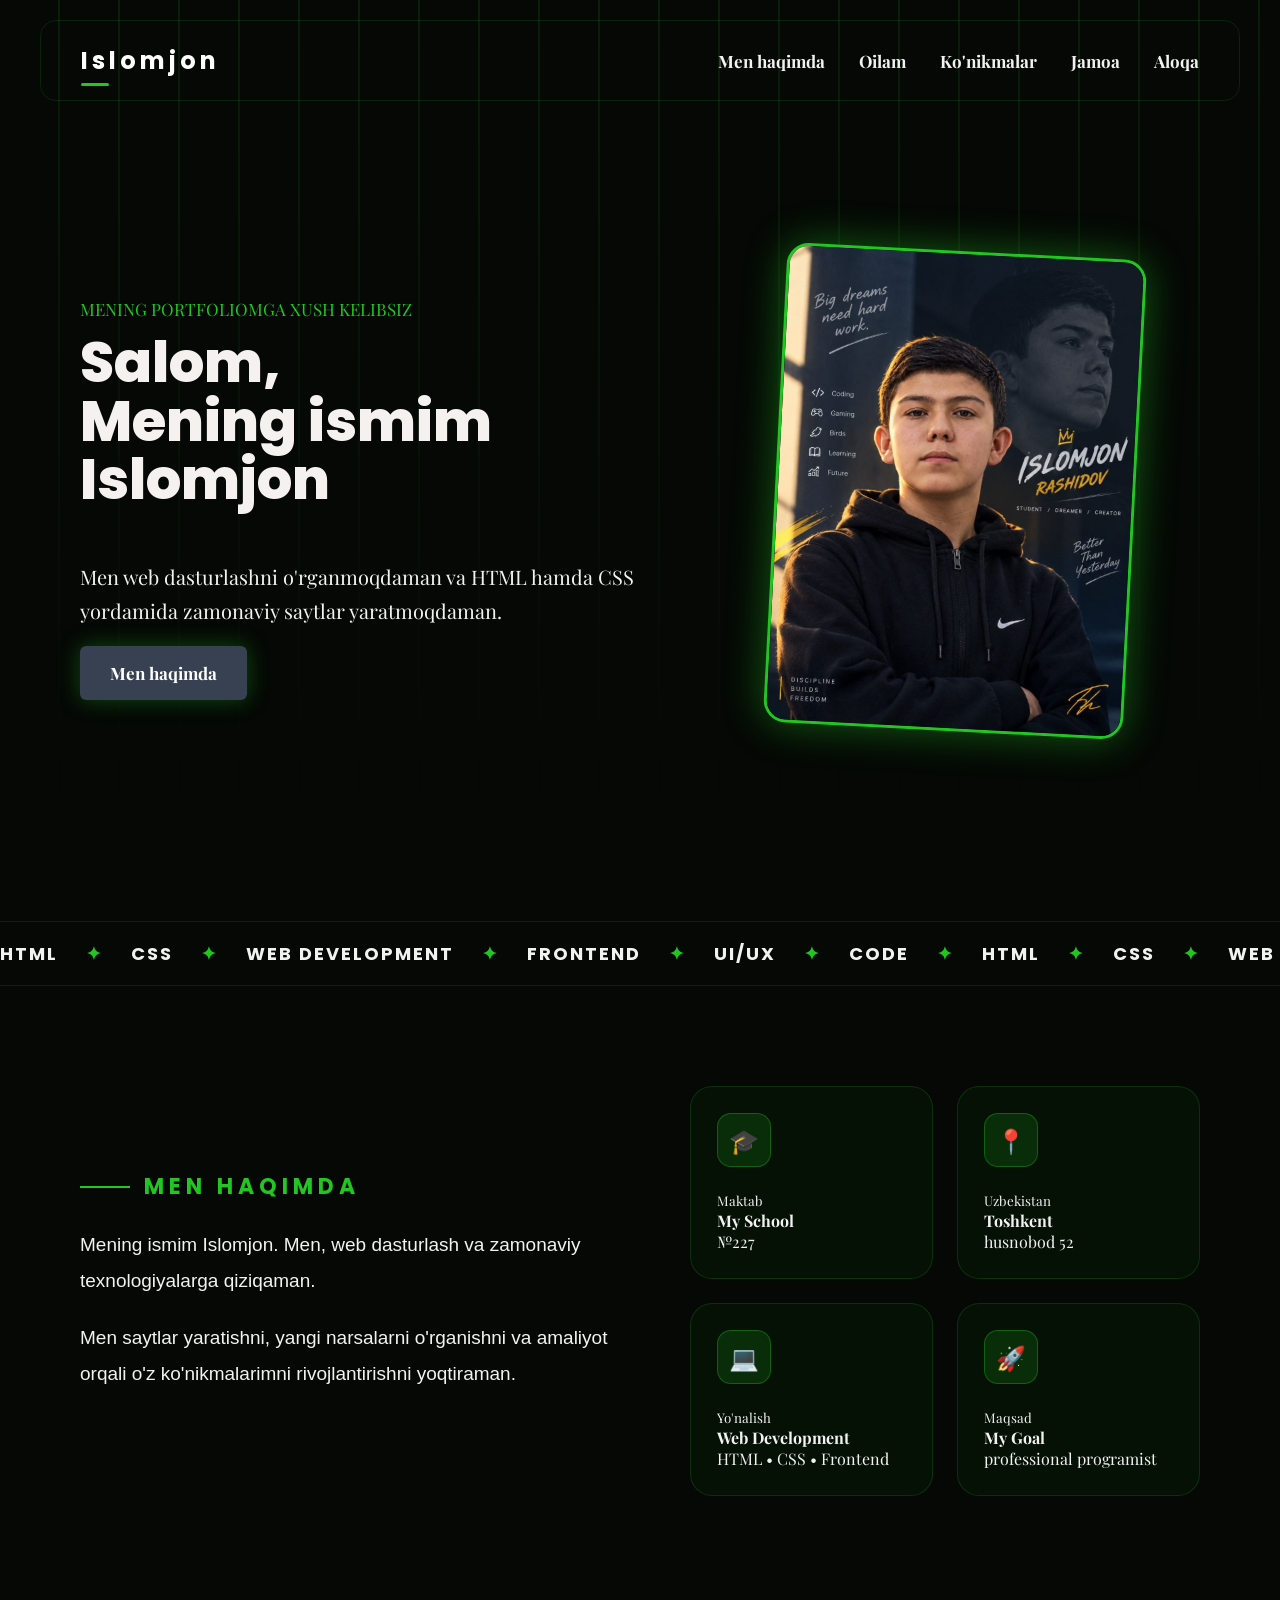
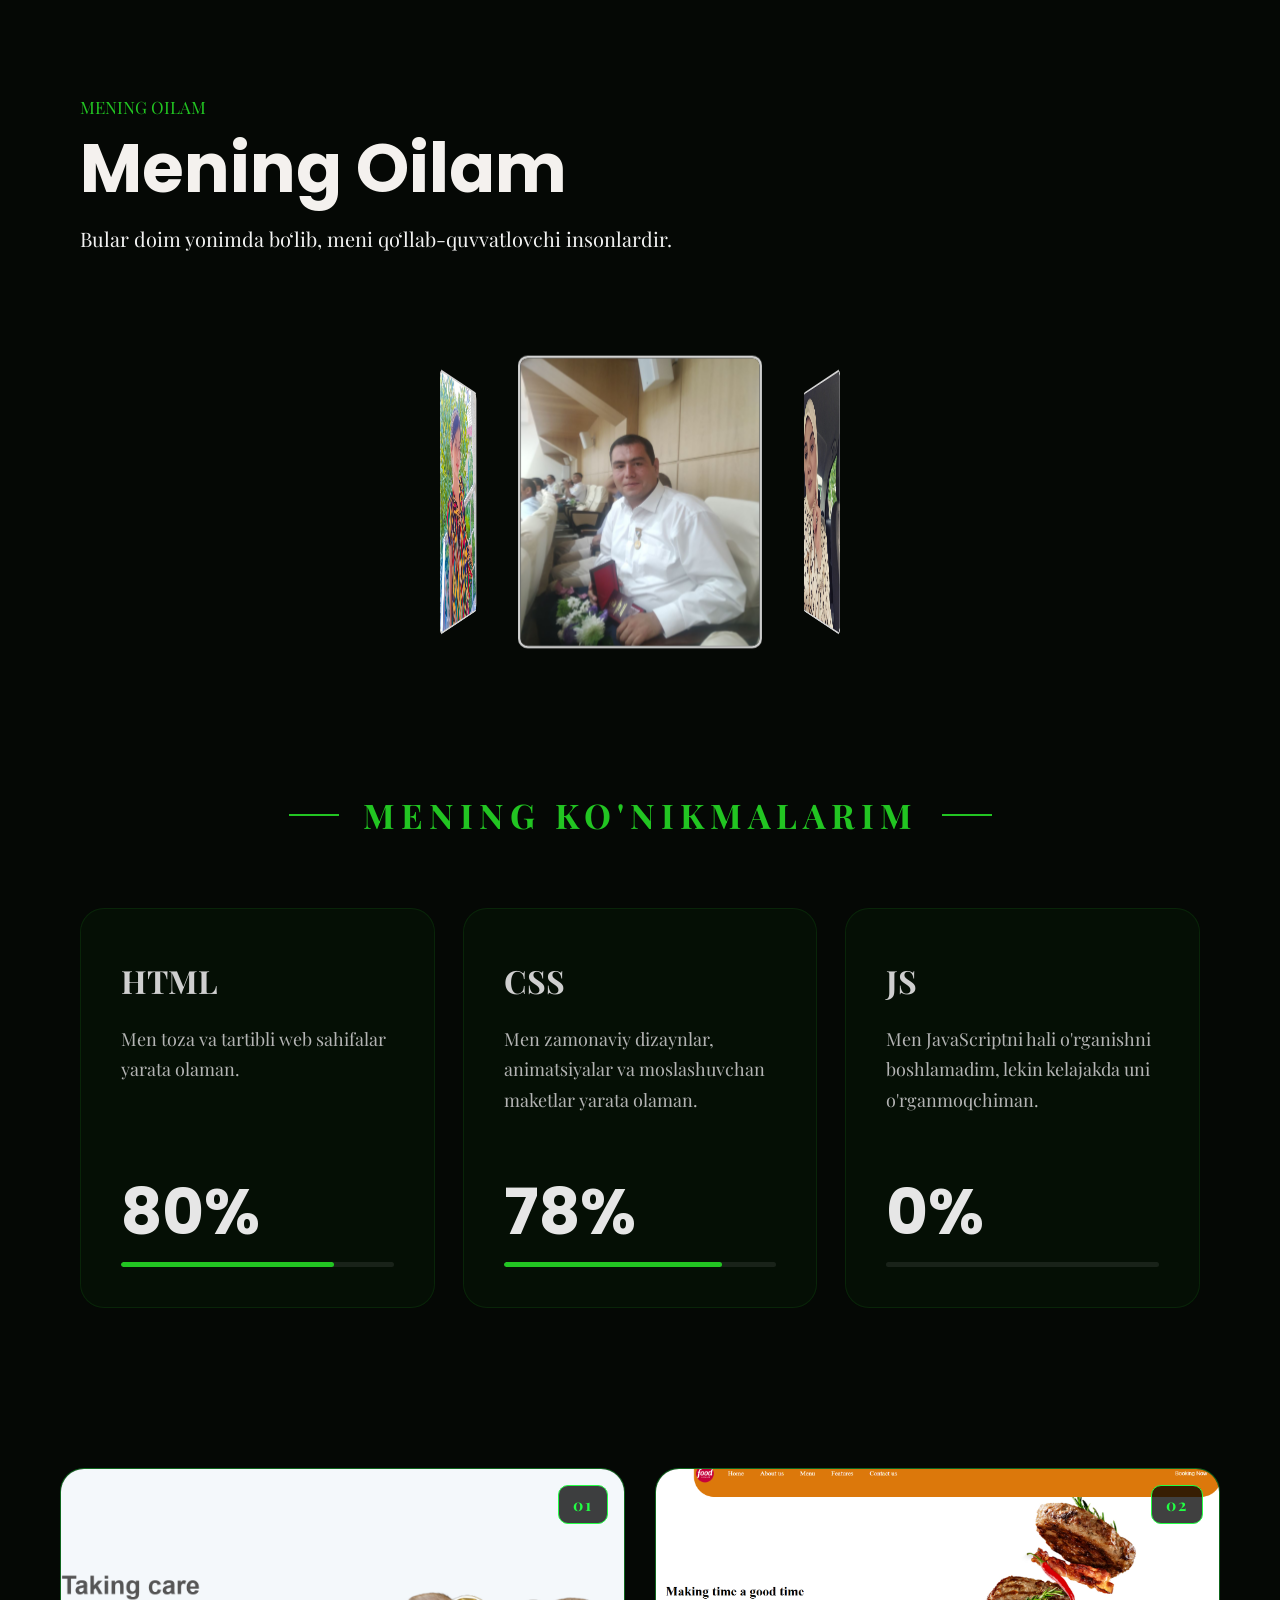
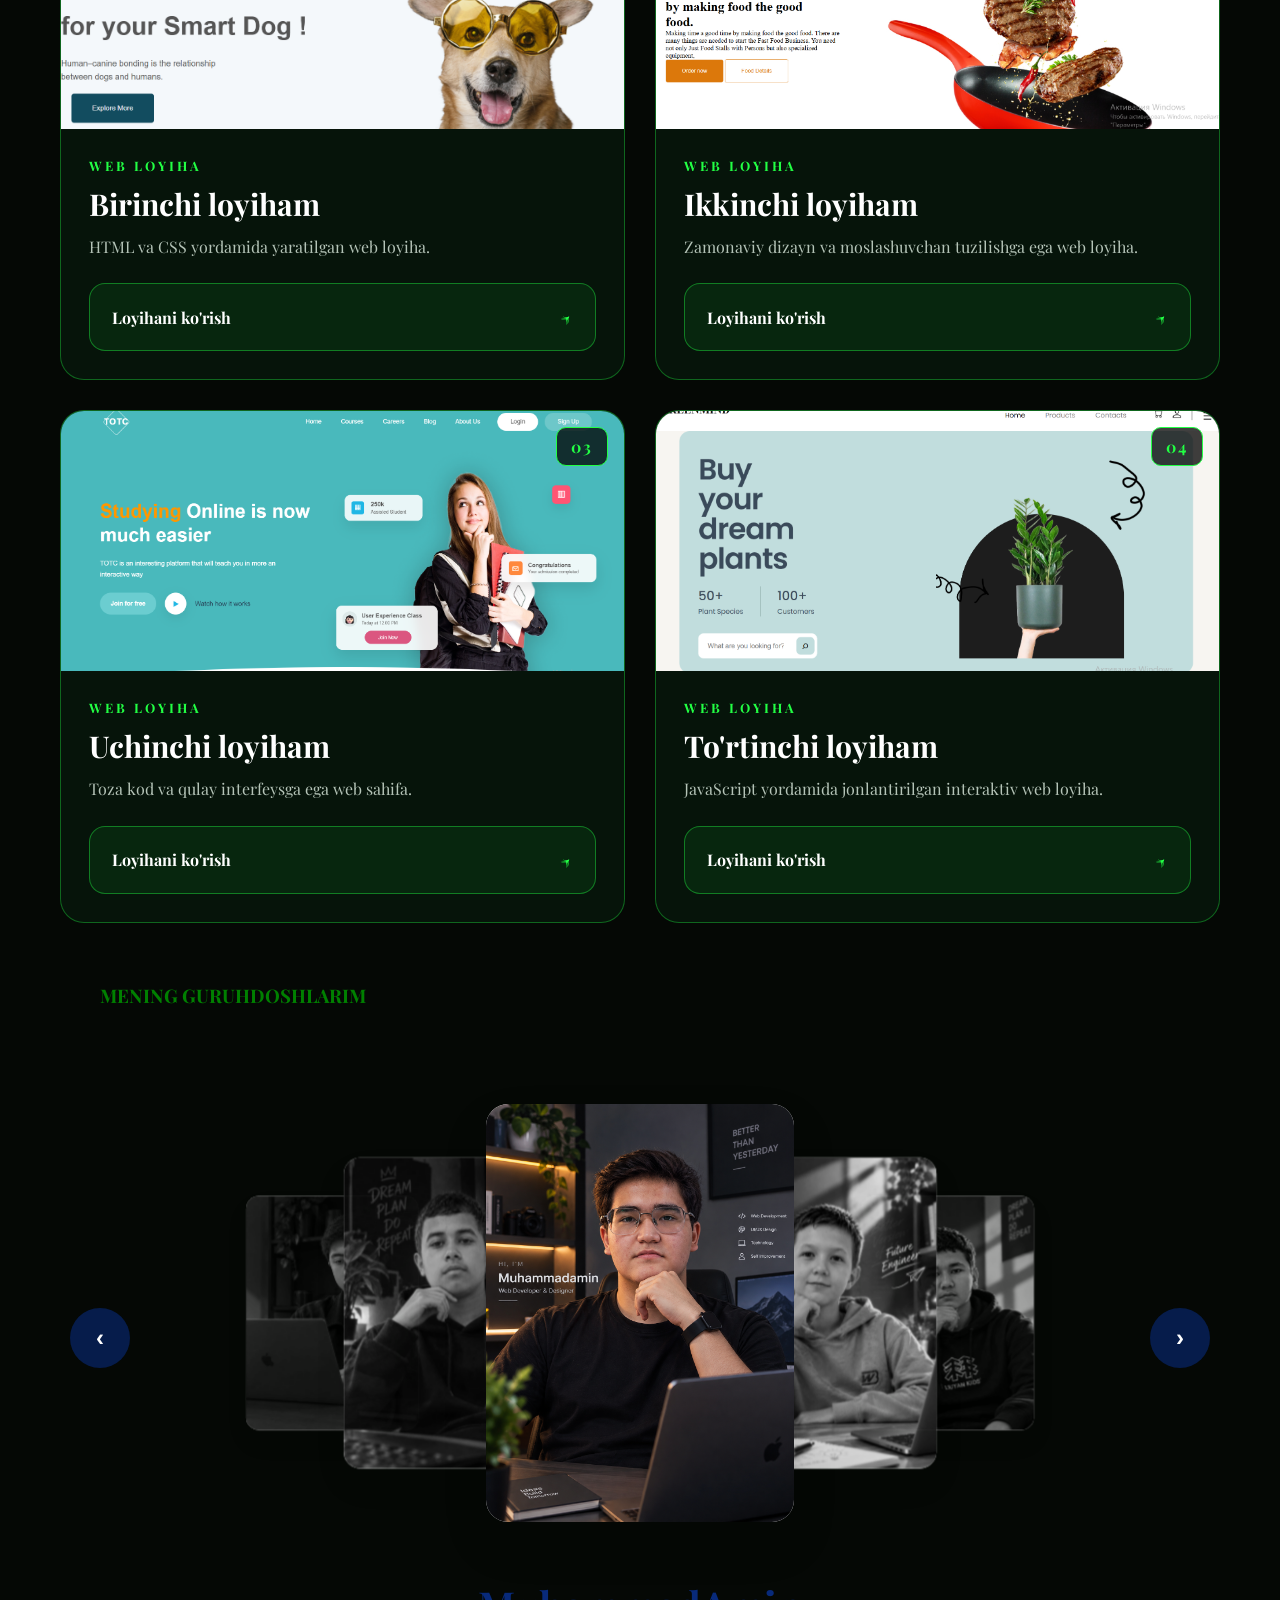
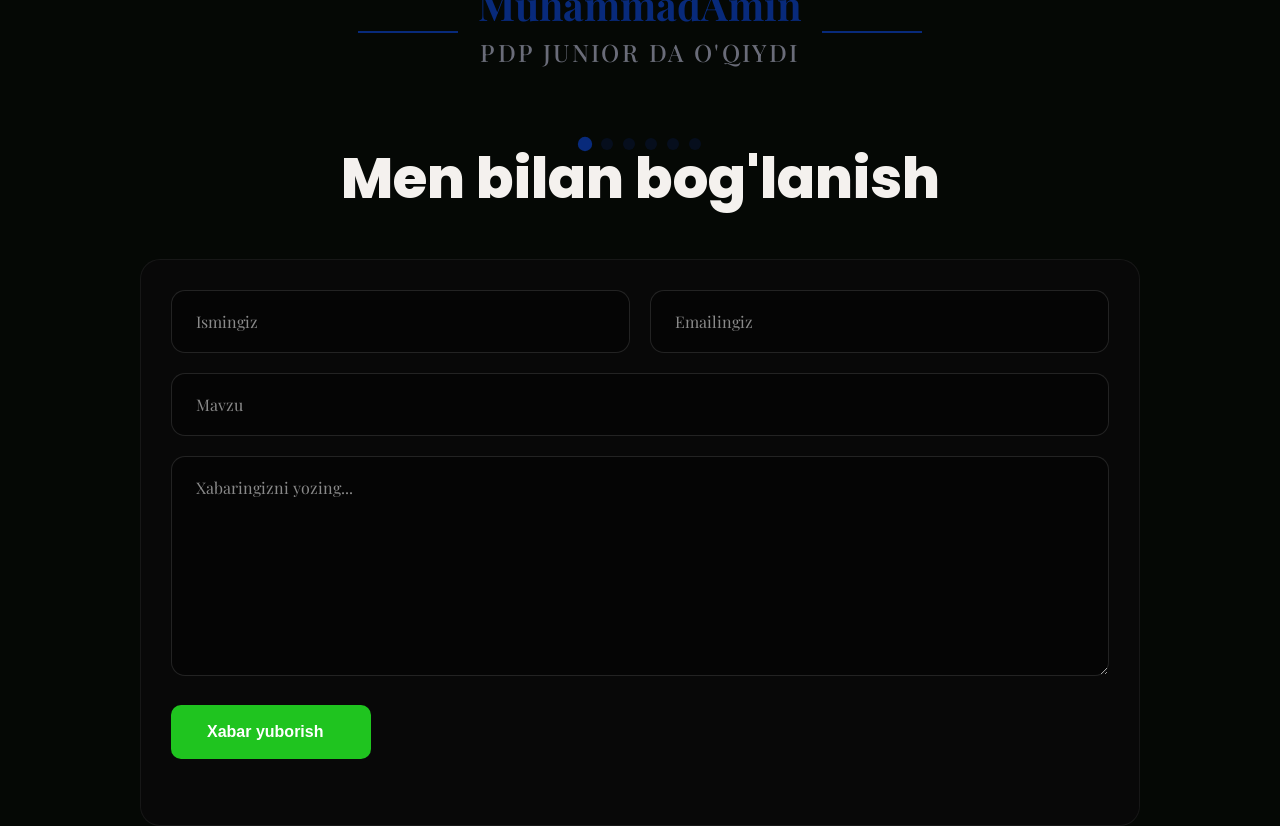
<file: index.html>
<!doctype html>
<html lang="uz">
  <head>
    <meta charset="UTF-8" />
    <meta name="viewport" content="width=device-width, initial-scale=1.0" />
    <title>Islomjon | portfolyo</title>

    <link
      href="https://fonts.googleapis.com/css2?family=Playfair+Display:wght@400;700&family=Poppins:wght@600;700&display=swap"
      rel="stylesheet"
    />
    <link rel="stylesheet" href="./style.css" />
  </head>

  <body>
    <header class="header">
      <a href="#" class="logo">Islomjon</a>
      <nav>
        <ul class="nav">
          <li><a href="#about">Men haqimda</a></li>
          <li><a href="#family">Oilam</a></li>
          <li><a href="#skills">Ko'nikmalar</a></li>
          <li><a href="#team">Jamoa</a></li>
          <li><a href="#contact">Aloqa</a></li>
        </ul>
      </nav>
    </header>

    <section class="sec-1">
      <div class="text">
        <p class="welcome">Mening portfoliomga xush kelibsiz</p>
        <h1 class="hero-title">
          Salom, <br />
          Mening ismim <br />
          Islomjon<span class="name"></span>
        </h1>
        <!-- <h2 class="h2">Islomjon</h2> -->
        <p class="desc">
          Men web dasturlashni o'rganmoqdaman va HTML hamda CSS yordamida
          zamonaviy saytlar yaratmoqdaman.
        </p>
        <a href="#about" class="btn">Men haqimda</a>
      </div>

      <div class="photo-wrap">
        <img class="photo" src="./portfolyo.jpg" alt="Islomjon" />
      </div>
    </section>

    <div class="marquee">
      <div class="marquee-track">
        <span>HTML</span>
        <span>CSS</span>
        <span>WEB DEVELOPMENT</span>
        <span>FRONTEND</span>
        <span>UI/UX</span>
        <span>CODE</span>
        <span>HTML</span>
        <span>CSS</span>
        <span>WEB DEVELOPMENT</span>
        <span>FRONTEND</span>
        <span>UI/UX</span>
        <span>CODE</span>
      </div>
    </div>

    <section class="about" id="about">
      <div class="about-text">
        <h3 class="title">Men haqimda</h3>
        <p>
          Mening ismim Islomjon. Men, web dasturlash va zamonaviy
          texnologiyalarga qiziqaman.
        </p>
        <p>
          Men saytlar yaratishni, yangi narsalarni o'rganishni va amaliyot
          orqali o'z ko'nikmalarimni rivojlantirishni yoqtiraman.
        </p>
      </div>

      <div class="cards">
        <article class="carid">
          <span class="icon">🎓</span>
          <small>Maktab</small>
          <h4>My School</h4>
          <p>№227</p>
        </article>

        <article class="carid">
          <span class="icon">📍</span>
          <small>Uzbekistan</small>
          <h4>Toshkent</h4>
          <p>husnobod 52</p>
        </article>

        <article class="carid">
          <span class="icon">💻</span>
          <small>Yo'nalish</small>
          <h4>Web Development</h4>
          <p>HTML • CSS • Frontend</p>
        </article>

        <article class="carid">
          <span class="icon">🚀</span>
          <small>Maqsad</small>
          <h4>My Goal</h4>
          <p>professional programist</p>
        </article>
      </div>
    </section>

    <section class="family" id="family">
      <p class="eyebrow">Mening Oilam</p>
      <h2 class="sec-title">Mening Oilam</h2>
      <p class="sec-desc">
        Bular doim yonimda bo‘lib, meni qo‘llab-quvvatlovchi insonlardir.
      </p>

      <div class="card-3d">
        <div>
          <img class="img" src="./adajonim.jpg" alt="Adajonim" />
          <p>
            Bu mening adajonim ularning ismlari Davron ularning kasblari suv
            taminotida bosh muhandislar yoshlari 35 yoshda
          </p>
        </div>
        <div>
          <img class="img" src="./onam.jpg" alt="Onam" /> bu mening onam
          ularning ismlari Dilnoza yoshlari 32 yoshda
        </div>
        <div>
          <img class="img" src="./buvijonim.jpg" alt="Buvijonim" />
          <p></p>
          bu mening buvim ularning ismlari Ra'no yoshlari 55 yoshda
        </div>
        <div>
          <img class="img" src="./singlim copy.jpg" alt="Singlim" /> Bu mening
          singlim uning ismi Iymonaxon maktabda 3-sinfda o'qiydi
        </div>
      </div>
    </section>

    <section class="skills" id="skills">
      <h3 class="skills-title">Mening ko'nikmalarim</h3>

      <div class="skills-grid">
        <article class="skill">
          <h4>HTML</h4>
          <p>Men toza va tartibli web sahifalar yarata olaman.</p>
          <strong class="percent">80%</strong>
          <div class="bar"><span style="width: 78%"></span></div>
        </article>

        <article class="skill">
          <h4>CSS</h4>
          <p>
            Men zamonaviy dizaynlar, animatsiyalar va moslashuvchan maketlar
            yarata olaman.
          </p>
          <strong class="percent">78%</strong>
          <div class="bar"><span style="width: 80%"></span></div>
        </article>

        <article class="skill">
          <h4>JS</h4>
          <p>
            Men JavaScriptni hali o'rganishni boshlamadim, lekin kelajakda uni
            o'rganmoqchiman.
          </p>
          <strong class="percent">0%</strong>
          <div class="bar"><span style="width: 0%"></span></div>
        </article>
      </div>
    </section>

    <section class="pj-section" id="loyihalar">
      <article class="pj-card">
        <div class="pj-img">
          <img
            src="./Снимок экрана 2026-10-07 170621.png"
            alt="Birinchi loyiha"
            onerror="this.style.display = 'none'"
          />
          <span class="pj-badge">01</span>
        </div>
        <div class="pj-info">
          <span class="pj-tag">WEB LOYIHA</span>
          <h3>Birinchi loyiham</h3>
          <p>HTML va CSS yordamida yaratilgan web loyiha.</p>
          <a
            class="pj-btn"
            href="https://1project-ochre.vercel.app/"
            target="_blank"
            rel="noopener"
          >
            <span>Loyihani ko'rish</span>
            <span class="pj-arrow">↗</span>
          </a>
        </div>
      </article>

      <article class="pj-card">
        <div class="pj-img">
          <img
            src="./image.png"
            alt="Ikkinchi loyiha"
            onerror="this.style.display = 'none'"
          />
          <span class="pj-badge">02</span>
        </div>
        <div class="pj-info">
          <span class="pj-tag">WEB LOYIHA</span>
          <h3>Ikkinchi loyiham</h3>
          <p>Zamonaviy dizayn va moslashuvchan tuzilishga ega web loyiha.</p>
          <a
            class="pj-btn"
            href="https://2project-chi.vercel.app/"
            target="_blank"
            rel="noopener"
          >
            <span>Loyihani ko'rish</span>
            <span class="pj-arrow">↗</span>
          </a>
        </div>
      </article>

      <article class="pj-card">
        <div class="pj-img">
          <img
            src="./Снимок экрана 2026-10-07 171624.png"
            alt="Uchinchi loyiha"
            onerror="this.style.display = 'none'"
          />
          <span class="pj-badge">03</span>
        </div>
        <div class="pj-info">
          <span class="pj-tag">WEB LOYIHA</span>
          <h3>Uchinchi loyiham</h3>
          <p>Toza kod va qulay interfeysga ega web sahifa.</p>
          <a
            class="pj-btn"
            href="https://figma1-amber.vercel.app/#"
            target="_blank"
            rel="noopener"
          >
            <span>Loyihani ko'rish</span>
            <span class="pj-arrow">↗</span>
          </a>
        </div>
      </article>

      <article class="pj-card">
        <div class="pj-img">
          <img
            src="./figma 5.png"
            alt="To'rtinchi loyiha"
            onerror="this.style.display = 'none'"
          />
          <span class="pj-badge">04</span>
        </div>
        <div class="pj-info">
          <span class="pj-tag">WEB LOYIHA</span>
          <h3>To'rtinchi loyiham</h3>
          <p>JavaScript yordamida jonlantirilgan interaktiv web loyiha.</p>
          <a
            class="pj-btn"
            href="https://plants-kg22.vercel.app/"
            target="_blank"
            rel="noopener"
          >
            <span>Loyihani ko'rish</span>
            <span class="pj-arrow">↗</span>
          </a>
        </div>
      </article>
    </section>

    <section id="team">
      <h3 class="h3">MENING GURUHDOSHLARIM</h3>

      <div class="carousel-container">
        <button class="nav-arrow left" type="button">‹</button>

        <div class="carousel-track">
          <div class="card" data-index="1">
            <img src="./muhammadamin.png" alt="Muhammadamin" />
          </div>

          <div class="card" data-index="2">
            <img src="./abdulloh.jpg" alt="Abdulloh" />
          </div>

          <div class="card" data-index="3">
            <img src="./abduqodir.jpg" alt="Abduqodir" />
          </div>

          <div class="card" data-index="4">
            <img src="./shoxrux photo.png" alt="Shoxrux" />
          </div>

          <div class="card" data-index="5">
            <img src="./abuuu.PNG" alt="abdurahmon" />
          </div>

          <div class="card" data-index="6">
            <img src="./johon.png" alt="jahongir" />
          </div>

          <div class="card" data-index="7">
            <img src="./anvarelo.jpg" alt="Anvar" />
          </div>

          <div class="card" data-index="8">
            <img src="./karimbek.jpg" alt="karimbek" />
          </div>

          <div class="card" data-index="9">
            <img src="./nizom.jpg" alt="nizom" />
          </div>

          <div class="card" data-index="10">
            <img src="./photo_2026-10-21_17-00-25.jpg" alt="Abdullox.x" />
          </div>
        </div>

        <button class="nav-arrow right" type="button">›</button>
      </div>

      <div class="member-info">
        <h2 class="member-name">David Kim</h2>
        <p class="member-role">Founder</p>
      </div>

      <div class="dots">
        <div class="dot active" data-index="0"></div>
        <div class="dot" data-index="1"></div>
        <div class="dot" data-index="2"></div>
        <div class="dot" data-index="3"></div>
        <div class="dot" data-index="4"></div>
        <div class="dot" data-index="5"></div>
      </div>
    </section>
    <section id="contact">
      <h1>Men bilan bog'lanish</h1>

      <form class="form-box" id="contactForm">
        <div class="row">
          <input type="text" id="name" placeholder="Ismingiz" required />
          <input type="email" id="email" placeholder="Emailingiz" required />
        </div>

        <div class="full">
          <input type="text" id="subject" placeholder="Mavzu" required />
        </div>

        <textarea
          id="message"
          placeholder="Xabaringizni yozing..."
          required
        ></textarea>

        <button type="submit">
          Xabar yuborish <i class="fa-solid fa-arrow-right"></i>
        </button>
        <p id="status"></p>
      </form>
      <script src="./app.js"></script>
    </section>
  </body>
</html>
</file>
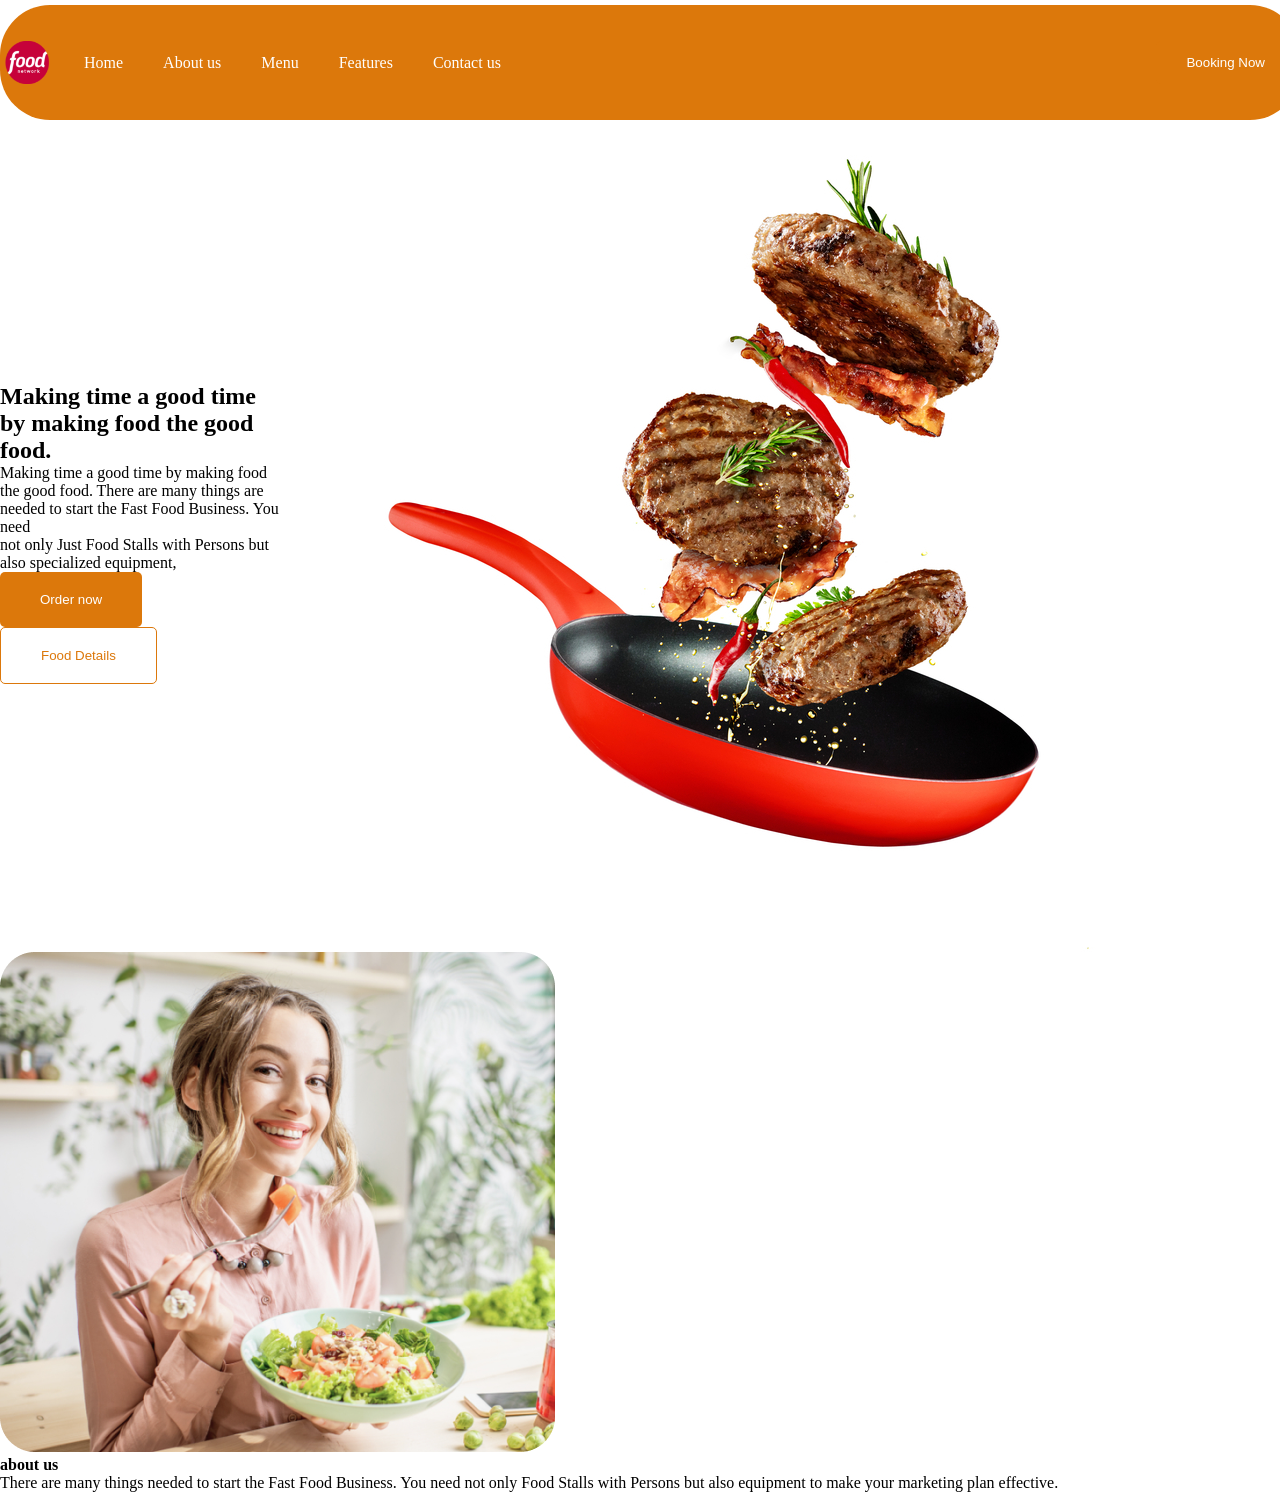
<file: 4 dars/index.html>
<!doctype html>
<html lang="en">
  <head>
    <meta charset="UTF-8" />
    <meta name="viewport" content="width=device-width, initial-scale=1.0" />
    <title>food</title>
    <link rel="stylesheet" href="main.css" />
  </head>
  <body>
    <header id="header">
      <nav class="nav">
        <div class="container">
          <div class="nav_wrapper">
            <div class="nav_info">
              <img src="./logo food.svg" alt="logo" />
              <ul class="nav_ul">
                <li>
                  <a href="#"><span>Home</span></a>
                </li>
                <li>
                  <a href="#"><span>About us</span></a>
                </li>
                <li>
                  <a href="#"> <span>Menu</span></a>
                </li>
                <li>
                  <a href="#"><span>Features</span></a>
                </li>
                <li>
                  <a href="#"><span>Contact us</span></a>
                </li>
              </ul>
            </div>
            <button class="nav_btn">Booking Now</button>
          </div>
        </div>
      </nav>
    </header>
    <main>
      <section class="hero">
        <div class="container">
          <div class="hero__wrapper">
            <div>
              <h1 class="hero title">
                Making time a good time <br />by making food the good
                <br />food.
              </h1>
              <p class="hero__desc">
                Making time a good time by making food the good food. There are
                many things are needed to start the Fast Food Business. You need
                <br />not only Just Food Stalls with Persons but also
                specialized equipment,
              </p>
              <div class="hero__btns">
                <button class="hero__order">Order now</button>
                <button class="hero__details">Food Details</button>
              </div>
            </div>
            <img src="./hero__img.png" alt="" />
          </div>
        </div>
      </section>
      <section class="">
        <div class="container">
          <div class="aboutuswrapper">
            <div class="opa rasm">
              <img src="./opa.png" alt="" />
            </div>
            <div class="h4 sozlar">
              <h4 class="rang zor">about us</h4>
              <p>
                There are many things needed to start the Fast Food Business.
                You need not only Food Stalls with Persons but also equipment to
                make your marketing plan effective.
              </p>
            </div>
          </div>
        </div>
      </section>
    </main>
  </body>
</html>
</file>
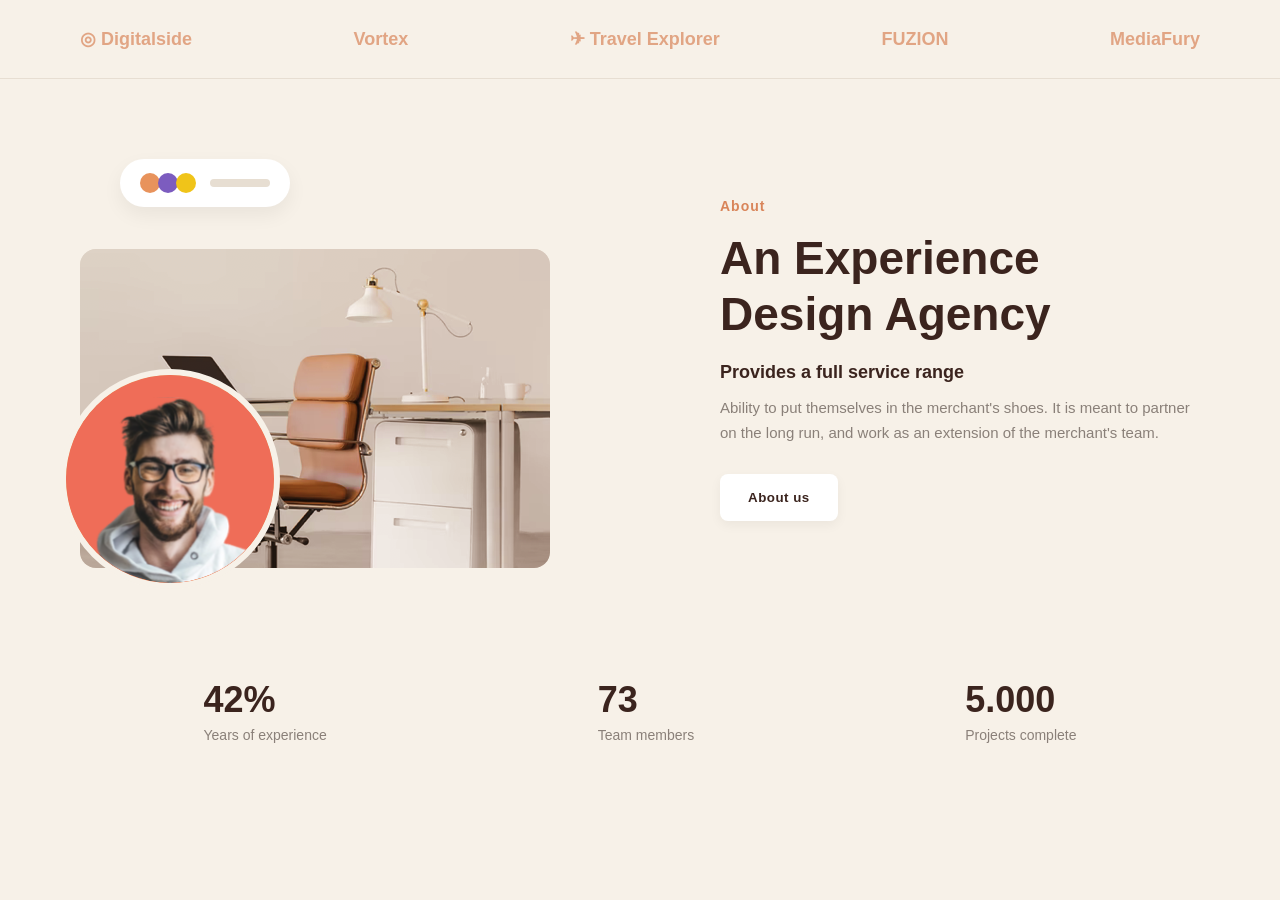
<file: dars3/index.html>
<!DOCTYPE html>
<html lang="uz">
<head>
<meta charset="UTF-8">
<meta name="viewport" content="width=device-width, initial-scale=1.0">
<title>Experience Design Agency</title>
<link rel="stylesheet" href="main.css">
</head>
<body>

  <section class="clients">
    <div class="logo">◎ Digitalside</div>
    <div class="logo">Vortex</div>
    <div class="logo">✈ Travel Explorer</div>
    <div class="logo">FUZION</div>
    <div class="logo">MediaFury</div>
  </section>

  <section class="hero">
    <div class="hero-visual">
      <div class="badge-card">
        <span class="dot dot-orange"></span>
        <span class="dot dot-purple"></span>
        <span class="dot dot-yellow"></span>
        <span class="badge-lines"></span>
      </div>

      <div class="photo-frame">
        <img src="./stollar.png" alt="Ish stoli" class="">
      </div>

      <div class="avatar">
        <img src="./oka 2.svg" alt="Jamoa a'zosi" class="avatar-photo">
      </div>
    </div>

    <div class="hero-content">
      <span class="eyebrow">About</span>
      <h1>An Experience<br>Design Agency</h1>
      <p class="subtitle">Provides a full service range</p>
      <p class="description">
        Ability to put themselves in the merchant's shoes. It is meant to
        partner on the long run, and work as an extension of the merchant's team.
      </p>
      <button class="btn-about">About us</button>
    </div>
  </section>

  <section class="stats">
    <div class="stat">
      <span class="stat-number">42%</span>
      <span class="stat-label">Years of experience</span>
    </div>
    <div class="stat">
      <span class="stat-number">73</span>
      <span class="stat-label">Team members</span>
    </div>
    <div class="stat">
      <span class="stat-number">5.000</span>
      <span class="stat-label">Projects complete</span>
    </div>
  </section>

</body>
</html>
</file>
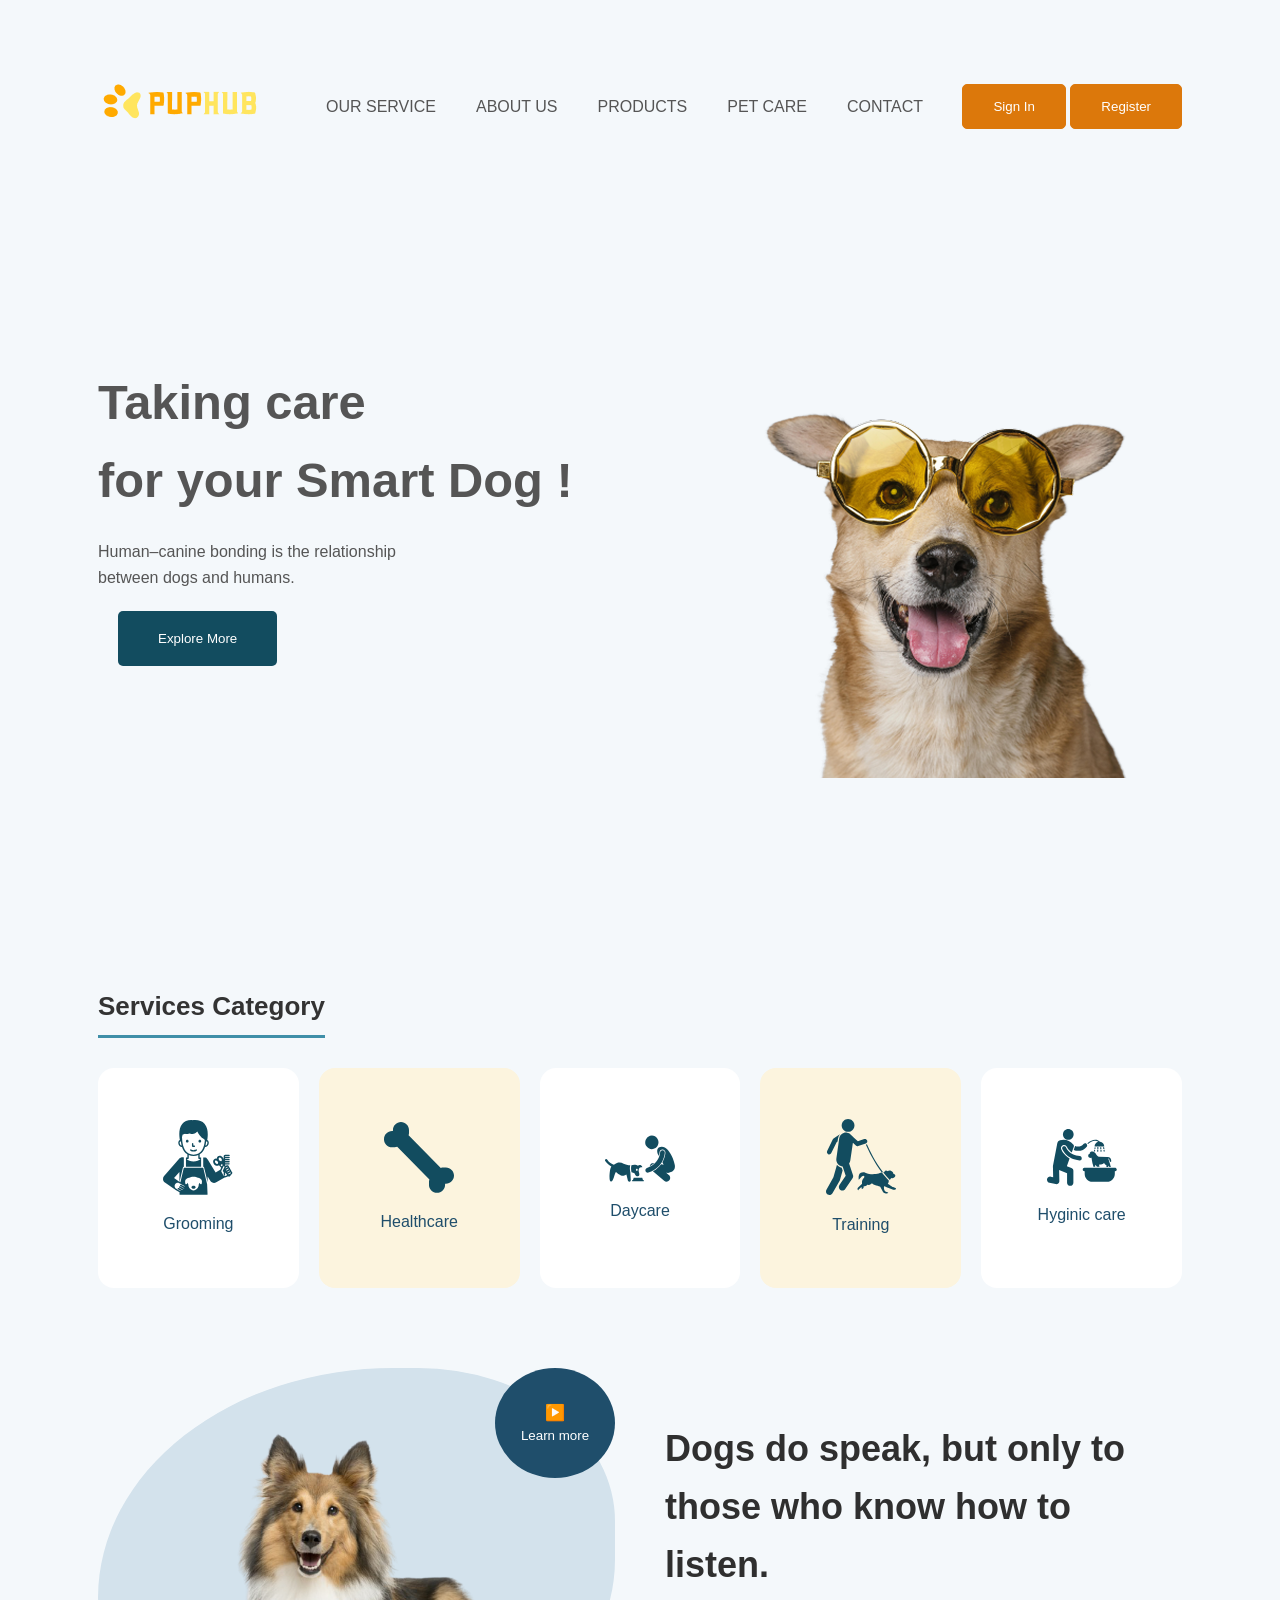
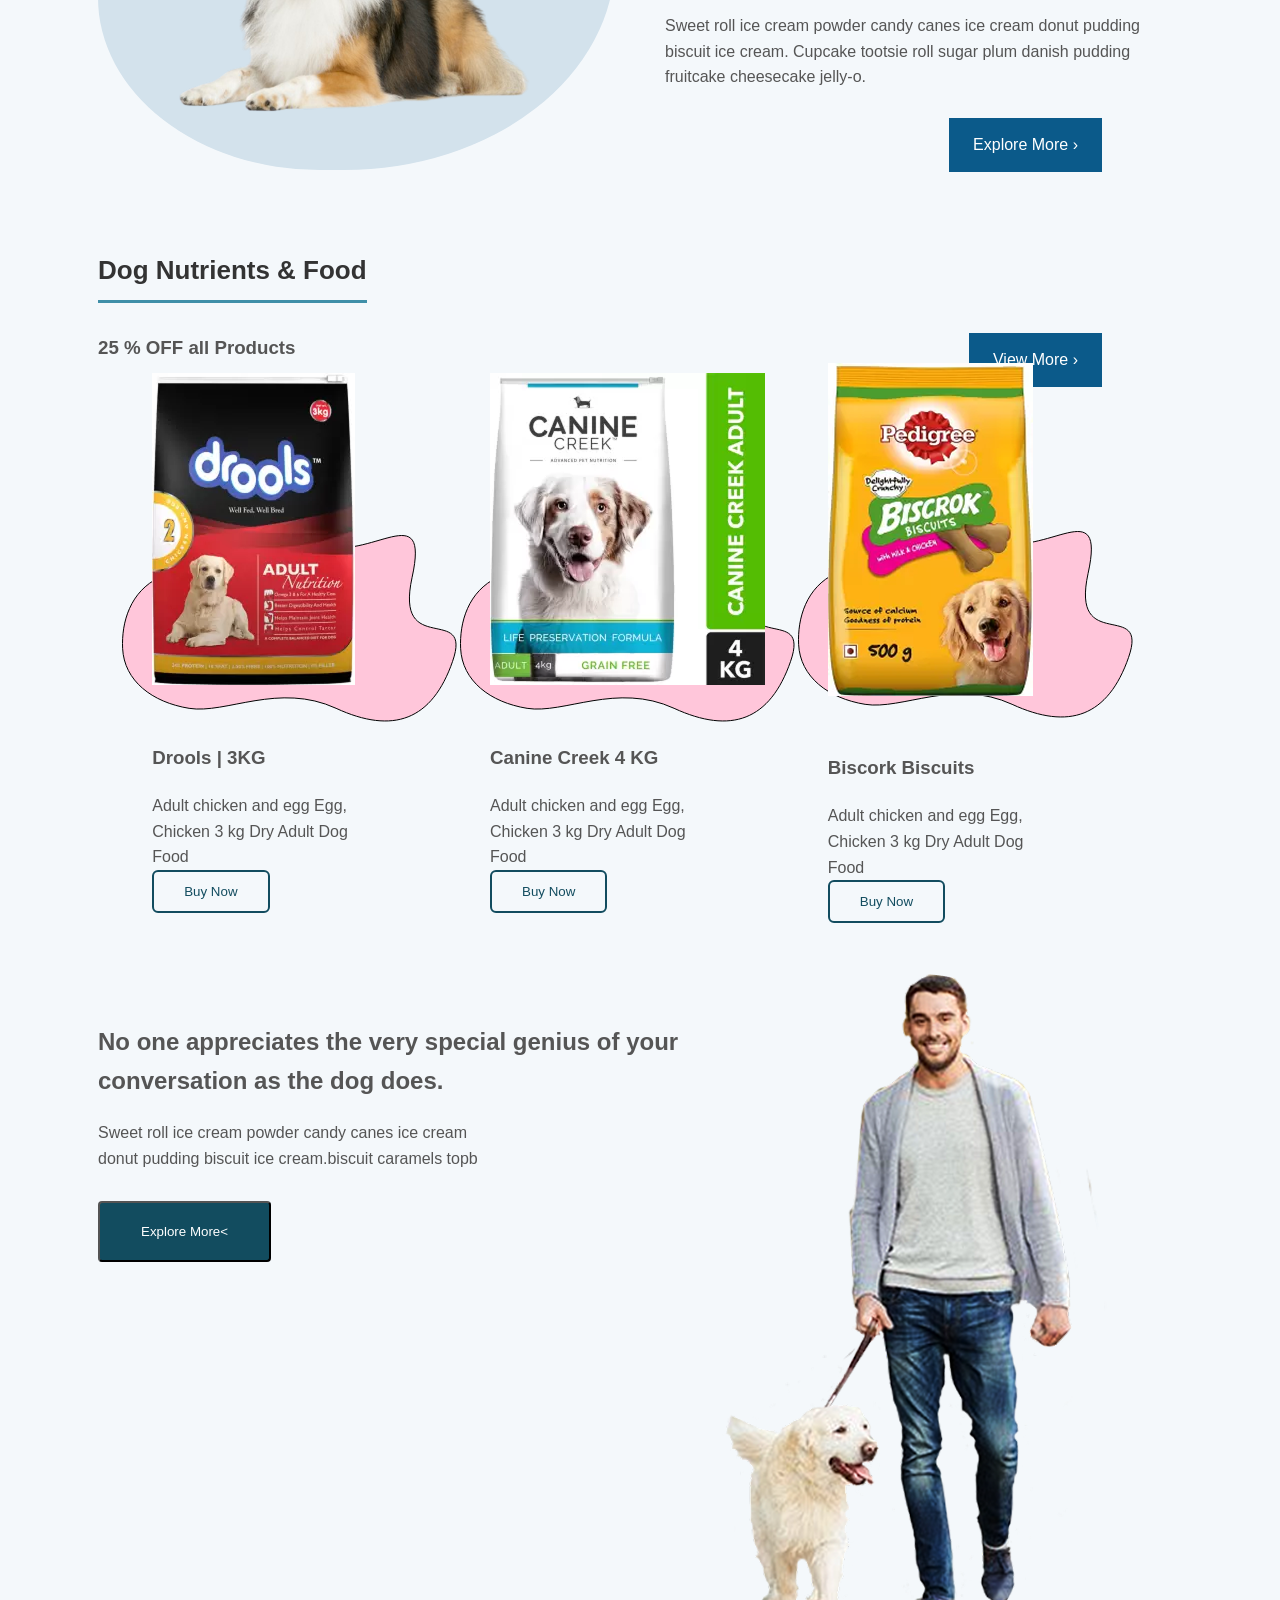
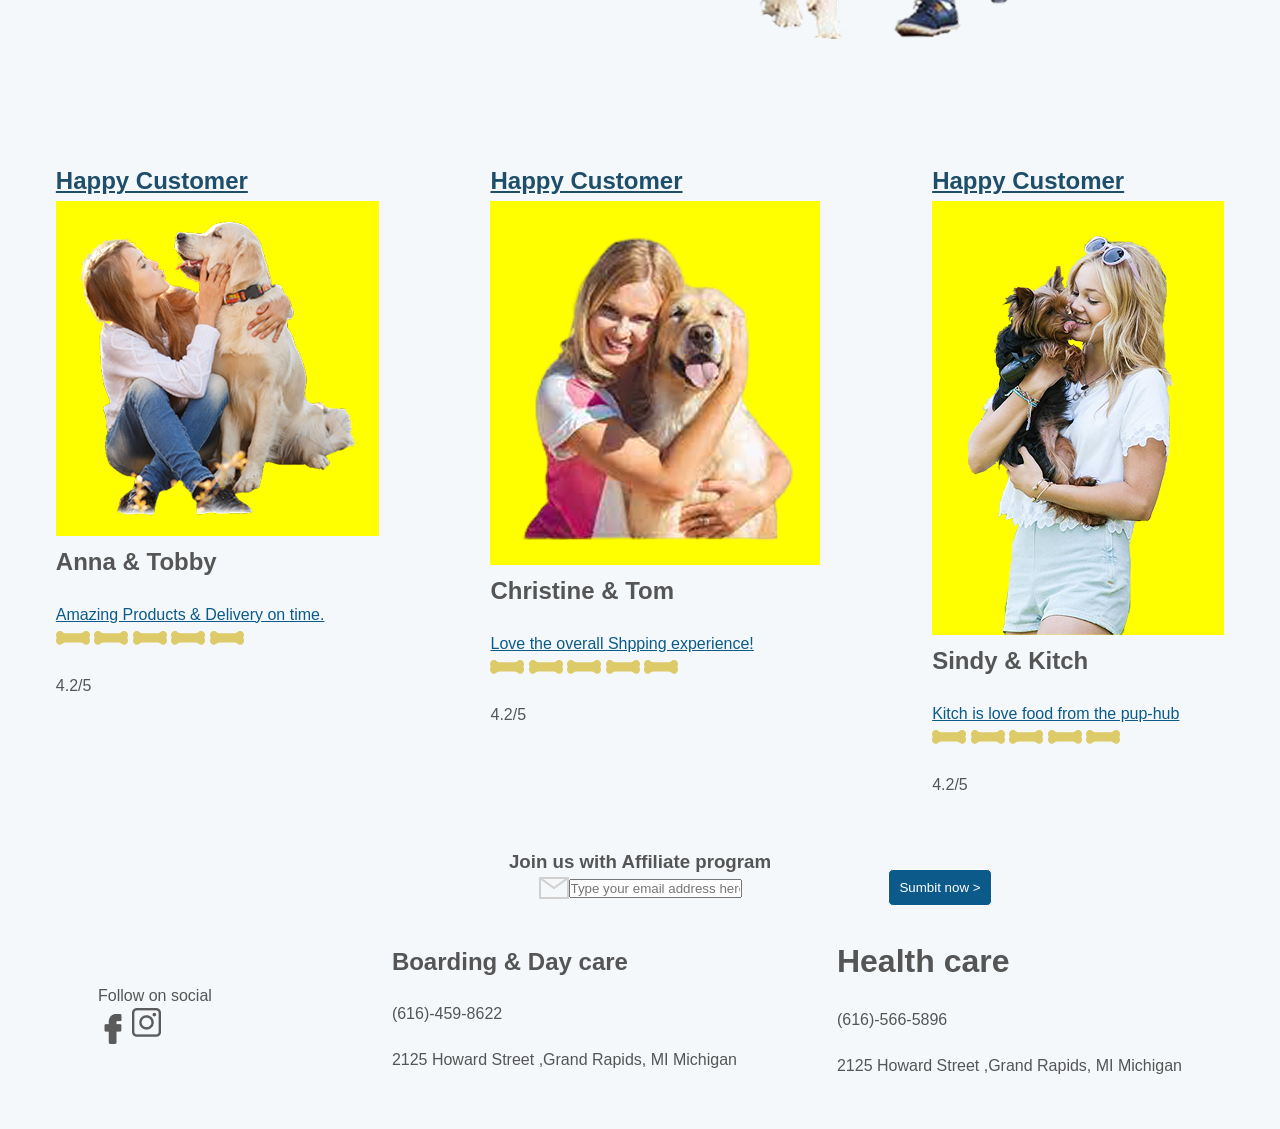
<file: loyiha 1/index.html>
<!doctype html>
<html lang="en">
  <head>
    <meta charset="UTF-8" />
    <meta name="viewport" content="width=device-width, initial-scale=1.0" />
    <title>Document</title>
    <link rel="stylesheet" href="style.css" />
  </head>
  <body>
    <header>
      <div class="container">
        <div class="nav__wrapper">
          <div class="nav__info">
            <img src="./puphub.png" alt="" />
            <ul class="nav__ul">
              <li>
                <a href="#"><span>OUR SERVICE</span></a>
              </li>
              <li>
                <a href="#"><span>ABOUT US</span></a>
              </li>
              <li>
                <a href="#"><span>PRODUCTS</span></a>
              </li>
              <li>
                <a href="#"><span>PET CARE</span></a>
              </li>
              <li>
                <a href="#"><span>CONTACT</span></a>
              </li>
            </ul>
          </div>
          <div class="nav__buton">
            <button class="nav__btn">Sign In</button>
            <button class="nav__button">Register</button>
          </div>
        </div>
      </div>
    </header>
    <main>
      <section class="hero">
        <div class="container">
          <div class="hero__wrapper">
            <div>
              <h1 class="hero__title">
                Taking care <br />for your Smart Dog !
              </h1>
              <p class="hero__desc">
                Human–canine bonding is the relationship <br />
                between dogs and humans.
              </p>
              <div class="hero__botton">
                <button class="hero__order">Explore More</button>
              </div>
            </div>
            <div>
              <img src="./kuchuk.png" alt="" />
            </div>
          </div>
        </div>
      </section>
      <section class="Services Category">
        <div class="container">
          <div class="servisec Category"></div>
        </div>
      </section>
    </main>
    <!doctype html>
    <html lang="en">
      <head>
        <meta charset="UTF-8" />
        <meta name="viewport" content="width=device-width, initial-scale=1" />
        <title>Dog Care</title>
        <link rel="stylesheet" href="style.css" />
      </head>
      <body>
        <main class="container">
          <h2 class="title">Services Category</h2>
          <section class="services">
            <a href="#" class="card"
              ><img src="./barber.svg" alt="" />Grooming</a
            >
            <a href="#" class="card warm"
              ><img src="./suyak.svg" alt="" />Healthcare</a
            >
            <a href="#" class="card"
              ><img src="./yaxwilik.svg" alt="" />Daycare</a
            >
            <a href="#" class="card warm"
              ><img src="./sayir.svg" alt="" />Training</a
            >
            <a href="#" class="card"
              ><img src="./dush.svg" alt="" />Hyginic care</a
            >
          </section>

          <section class="about">
            <div class="pic">
              <img src="./dog.png" alt="Dog" />
              <a href="#" class="learn">▶️<small>Learn more</small></a>
            </div>
            <div>
              <h1>Dogs do speak, but only to those who know how to listen.</h1>
              <p>
                Sweet roll ice cream powder candy canes ice cream donut pudding
                biscuit ice cream. Cupcake tootsie roll sugar plum danish
                pudding fruitcake cheesecake jelly-o.
              </p>
              <a href="#" class="btn">Explore More ›</a>
            </div>
          </section>
          <h2 class="title">Dog Nutrients &amp; Food</h2>
          <br />
          <a href="#" class="btn">View More ›</a>
          <h3>25 % OFF all Products</h3>
          <div class="cards">
            <div class="ranglar">
              <img class="corn" src="./corn.png" alt="" />
              <img class="position" src="./rang.svg" alt="" />
              <div class="cards__info">
                <h3>Drools | 3KG</h3>
                <p>
                  Adult chicken and egg Egg, <br />Chicken 3 kg Dry Adult Dog
                  <br />
                  Food
                </p>
                <button class="card__btn">Buy Now</button>
              </div>
            </div>
            <div class="ranglar">
              <img class="corn" src="./ovqat.png" alt="" />
              <img class="position" src="./rang.svg" alt="" />
              <div class="cards__info">
                <h3>Canine Creek 4 KG</h3>
                <p>
                  Adult chicken and egg Egg,<br />
                  Chicken 3 kg Dry Adult Dog <br />
                  Food
                </p>
                <button class="card__btn">Buy Now</button>
              </div>
            </div>
            <div class="ranglar">
              <img class="corn" src="./food.png" alt="" />
              <img class="position" src="./rang.svg" alt="" />
              <div class="cards__info">
                <h3>Biscork Biscuits</h3>
                <p>
                  Adult chicken and egg Egg, <br />Chicken 3 kg Dry Adult Dog
                  <br />
                  Food
                </p>
                <button class="card__btn">Buy Now</button>
              </div>
            </div>
          </div>
        </main>
        <section>
          <div class="container">
            <div class="text__info">
              <h2>
                No one appreciates the very special genius of your <br />
                conversation as the dog does.
              </h2>
              <p class="P">
                Sweet roll ice cream powder candy canes ice cream <br />
                donut pudding biscuit ice cream.biscuit caramels topb
              </p>
              <button class="main__btnn">Explore More<</button>
              <img class="peoplee" src="./people.png" alt="" />
            </div>
          </div>
        </section>
        <section class="container2">
          <div class="wrapper">
            <h1 class="cstomer">Happy Customer</h1>
            <img class="qiz" src="./ayol.png" alt="Customer" />
            <h2>Anna & Tobby</h2>
            <p class="guash">Amazing Products & Delivery on time.</p>
            <img src="./syak.svg" alt="" />
            <img src="./syak.svg" alt="" />
            <img src="./syak.svg" alt="" />
            <img src="./syak.svg" alt="" />
            <img src="./syak.svg" alt="" />
            <p>4.2/5</p>
          </div>
          <div class="wrapper">
            <h1 class="cstomer">Happy Customer</h1>
            <img class="qiz" src="./kuchukvaqz.png" alt="Customer" />
            <h2>Christine & Tom</h2>
            <p class="guash">Love the overall Shpping experience!</p>
            <img src="./syak.svg" alt="" />
            <img src="./syak.svg" alt="" />
            <img src="./syak.svg" alt="" />
            <img src="./syak.svg" alt="" />
            <img src="./syak.svg" alt="" />
            <p>4.2/5</p>
          </div>
          <div class="wrapper">
            <h1 class="cstomer">Happy Customer</h1>
            <img class="qiz" src="./kuchukcha.png" alt="Customer" />
            <h2>Sindy & Kitch</h2>
            <p class="guash">Kitch is love food from the pup-hub</p>
            <img src="./syak.svg" alt="" />
            <img src="./syak.svg" alt="" />
            <img src="./syak.svg" alt="" />
            <img src="./syak.svg" alt="" />
            <img src="./syak.svg" alt="" />
            <p>4.2/5</p>
          </div>
        </section>
        <footer class="footer">
          <div class="container">
            <div class="footer__wrapper">
              <div class="footer__info">
                <h3 class="footer__join">Join us with Affiliate program</h3>
                <div class="footer__diiv">
                  <img class="footer__img" src="./xat.png" alt="" />
                  <input
                    class="footer__type"
                    type="email"
                    placeholder="Type your email address here"
                  />
                </div>
                <button class="footer__btn">Sumbit now ></button>
              </div>
              <div class="foot-main">
                <div class="left">
                  <p class="follow">Follow on social</p>
                  <img class="facebok" src="./facebook.png" alt="" />
                  <img class="insta1" src="./isnatgram.png" alt="" />
                </div>
                <div class="right">
                  <div class="bowling">
                    <h2>Boarding & Day care</h2>
                    <p>(616)-459-8622</p>
                    <p>2125 Howard Street ,Grand Rapids, MI Michigan</p>
                  </div>
                  <div class="calling">
                    <h1>Health care</h1>
                    <p>(616)-566-5896</p>
                    <p>2125 Howard Street ,Grand Rapids, MI Michigan</p>
                  </div>
                </div>
              </div>
            </div>
          </div>
        </footer>
      </body>
    </html>
  </body>
</html>
</file>
<file: style.css>
* {
  margin: 0;
  padding: 0;
  box-sizing: border-box;
}

body {
  background: #050805;
  color: #f2f2f2;
  font-family: "Playfair Display", Georgia, serif;
  min-height: 100vh;
  overflow-x: hidden;
}

body::before {
  content: "";
  position: fixed;
  inset: 0;
  z-index: -1;
  background-image: repeating-linear-gradient(
    90deg,
    transparent 0 58px,
    rgba(34, 197, 34, 0.12) 58px 60px
  );
  -webkit-mask-image: linear-gradient(#000, transparent 90%);
  mask-image: linear-gradient(#000, transparent 90%);
  animation: fall 6s linear infinite;
}
@keyframes fall {
  to {
    background-position-y: 200px;
  }
}

.header {
  display: flex;
  justify-content: space-between;
  align-items: center;
  width: min(1200px, 94%);
  margin: 20px auto 0;
  padding: 22px 40px;
  border: 1px solid rgba(34, 197, 34, 0.15);
  border-radius: 16px;
}
.logo {
  position: relative;
  font-family: "Poppins", Arial, sans-serif;
  font-weight: 700;
  font-size: 24px;
  letter-spacing: 4px;
  color: #fff;
  text-decoration: none;
}
.logo::after {
  content: "";
  position: absolute;
  left: 0;
  bottom: -8px;
  width: 28px;
  height: 3px;
  background: #22c522;
  border-radius: 2px;
}
.nav {
  display: flex;
  gap: 34px;
  list-style: none;
}
.nav a {
  color: #f2f2f2;
  text-decoration: none;
  font-weight: 700;
  font-size: 17px;
  transition: color 0.2s;
}
.nav a:hover {
  color: #22c522;
}

.sec-1 {
  width: min(1200px, 94%);
  margin: 0 auto;
  min-height: calc(100vh - 120px);
  display: grid;
  grid-template-columns: 1.2fr 1fr;
  align-items: center;
  gap: 40px;
  padding: 40px 40px;
}
.welcome {
  color: #22c522;
  text-transform: uppercase;
  font-size: 17px;
  margin-bottom: 14px;
}

h1,
.h2 {
  font-family: "Poppins", Arial, sans-serif;
  font-size: clamp(48px, 7vw, 84px);
  line-height: 1.05;
  font-weight: 700;
}
h1 {
  color: #f4f1ee;
}
.h2 {
  color: white;
}
.desc {
  max-width: 620px;
  margin: 28px 0 34px;
  font-size: 20px;
  line-height: 1.7;
}
.btn {
  background: #374151;
  color: #fff;
  border: none;
  padding: 16px 30px;
  border-radius: 6px;
  font-family: inherit;
  font-weight: 700;
  font-size: 17px;
  cursor: pointer;
  box-shadow: 0 0 22px rgba(34, 197, 34, 0.35);
  transition:
    transform 0.2s,
    box-shadow 0.2s;
  text-decoration: none;
}
.btn:hover {
  transform: translateY(-3px);
  box-shadow: 0 0 32px rgba(34, 197, 34, 0.6);
}

.photo-wrap {
  position: relative;
  justify-self: center;
  width: min(360px, 80vw);
  transform: rotate(3deg);
}
.photo {
  display: block;
  width: 100%;
  aspect-ratio: 3 / 4;
  object-fit: cover;
  border-radius: 22px;
  border: 3px solid #22c522;
  box-shadow: 0 0 40px rgba(34, 197, 34, 0.45);
}
.tag {
  position: absolute;
  background: #0a120a;
  color: #22c522;
  border: 1px solid rgba(34, 197, 34, 0.5);
  padding: 10px 16px;
  border-radius: 10px;
  font-family: "Poppins", Arial, sans-serif;
  font-weight: 700;
  font-size: 14px;
  letter-spacing: 2px;
  box-shadow: 0 0 14px rgba(34, 197, 34, 0.3);
}
.t-html {
  top: 24px;
  left: -34px;
}
.t-css {
  top: 38%;
  right: -30px;
}
.t-web {
  bottom: 20%;
  left: -44px;
}
.t-code {
  bottom: -12px;
  right: -10px;
}

@media (max-width: 800px) {
  .header {
    flex-direction: column;
    gap: 18px;
    padding: 20px;
  }
  .nav {
    flex-wrap: wrap;
    justify-content: center;
    gap: 16px;
  }
  .sec-1 {
    grid-template-columns: 1fr;
    text-align: center;
    padding: 40px 16px;
  }
  .desc {
    margin-inline: auto;
  }
}
@media (prefers-reduced-motion: reduce) {
  body::before {
    animation: none;
  }
}

.marquee {
  overflow: hidden;
  border-top: 1px solid rgba(34, 197, 34, 0.15);
  border-bottom: 1px solid rgba(34, 197, 34, 0.15);
  padding: 18px 0;
  margin-top: 40px;
}
.marquee-track {
  display: flex;
  width: max-content;
  animation: scroll 25s linear infinite;
}
.marquee-track span {
  font-family: "Poppins", Arial, sans-serif;
  font-weight: 700;
  font-size: 18px;
  letter-spacing: 2px;
  white-space: nowrap;
  color: #f2f2f2;
}
.marquee-track span::after {
  content: "✦";
  color: #22c522;
  margin: 0 28px;
}
@keyframes scroll {
  to {
    transform: translateX(-50%);
  }
}

.about {
  width: min(1200px, 94%);
  margin: 0 auto;
  padding: 100px 40px;
  display: grid;
  grid-template-columns: 1.1fr 1fr;
  gap: 50px;
  align-items: center;
}
.title {
  display: flex;
  align-items: center;
  gap: 14px;
  margin-bottom: 24px;
  color: #22c522;
  font-family: "Poppins", Arial, sans-serif;
  font-size: 22px;
  letter-spacing: 5px;
  text-transform: uppercase;
}
.title::before {
  content: "";
  width: 50px;
  height: 2px;
  background: #22c522;
}
.about-text p {
  font-family: Arial, sans-serif;
  font-size: 19px;
  line-height: 1.9;
  margin-bottom: 20px;
}

.cards {
  display: grid;
  grid-template-columns: 1fr 1fr;
  gap: 24px;
}
.carid {
  background: rgba(34, 197, 34, 0.05);
  border: 1px solid rgba(34, 197, 34, 0.18);
  border-radius: 22px;
  padding: 26px;
  transition:
    transform 0.25s,
    box-shadow 0.25s;
}
.card:hover {
  transform: translateY(-6px);
  box-shadow: 0 0 28px rgba(34, 197, 34, 0.25);
}
.icon {
  display: grid;
  place-items: center;
  width: 54px;
  height: 54px;
  margin-bottom: 22px;
  font-size: 24px;
  background: rgba(34, 197, 34, 0.15);
  border: 1px solid rgba(34, 197, 34, 0.35);
  border-radius: 14px;
}
.card small {
  display: block;
  font-size: 14px;
  text-transform: uppercase;
  color: #cfd8cf;
}
.card h4 {
  font-size: 20px;
  margin: 4px 0 10px;
}
.card p {
  font-size: 14px;
  color: #cfd8cf;
}

@media (max-width: 800px) {
  .about {
    grid-template-columns: 1fr;
    padding: 60px 16px;
  }
  .cards {
    grid-template-columns: 1fr;
  }
}
@media (prefers-reduced-motion: reduce) {
  .marquee-track {
    animation: none;
  }
}

/* My Family */
.family {
  width: min(1200px, 94%);
  margin: 0 auto;
  padding: 100px 40px;
}
.eyebrow {
  color: #22c522;
  text-transform: uppercase;
  font-size: 17px;
  margin-bottom: 14px;
}
.sec-title {
  font-family: "Poppins", Arial, sans-serif;
  font-size: clamp(40px, 6vw, 68px);
  line-height: 1.1;
  color: #f4f1ee;
}
.sec-desc {
  margin: 18px 0 50px;
  font-size: 20px;
}

.family-grid {
  display: grid;
  grid-template-columns: repeat(2, 1fr);
  gap: 28px;
}
.family-card {
  display: grid;
  grid-template-columns: 1fr 1fr;
  min-height: 300px;
  overflow: hidden;
  border-radius: 22px;
  background: rgba(34, 197, 34, 0.06);
  transition:
    transform 0.25s,
    box-shadow 0.25s;
}
.family-card:hover {
  transform: translateY(-6px);
  box-shadow: 0 0 28px rgba(34, 197, 34, 0.25);
}
.family-card .info {
  display: flex;
  flex-direction: column;
  justify-content: flex-end;
  padding: 28px;
  border-left: 2px solid #22c522;
}
.family-card h3 {
  font-size: 26px;
}
.family-card p {
  color: #22c522;
  margin-top: 6px;
}
.family-card img {
  width: 100%;
  height: 100%;
  object-fit: cover;
}

@media (max-width: 800px) {
  .family {
    padding: 60px 16px;
  }
  .family-grid {
    grid-template-columns: 1fr;
  }
}

/* Mening ko'nikmalarim */
.skills {
  width: min(1200px, 94%);
  margin: 0 auto;
  padding: 100px 40px;
}
.skills-title {
  display: flex;
  align-items: center;
  justify-content: center;
  gap: 24px;
  margin-bottom: 70px;
  color: #22c522;
  font-size: clamp(22px, 3vw, 34px);
  letter-spacing: 6px;
  text-transform: uppercase;
  text-align: center;
}
.skills-title::before,
.skills-title::after {
  content: "";
  width: 50px;
  height: 2px;
  background: #22c522;
}

.skills-grid {
  display: grid;
  grid-template-columns: repeat(3, 1fr);
  gap: 28px;
}
.skill {
  display: flex;
  flex-direction: column;
  padding: 50px 40px 40px;
  min-height: 400px;
  background: rgba(34, 197, 34, 0.04);
  border: 1px solid rgba(34, 197, 34, 0.12);
  border-radius: 24px;
  transition:
    transform 0.3s,
    box-shadow 0.3s,
    border-color 0.3s;
}
.skill h4 {
  font-size: 32px;
  color: #cfcfcf;
  margin-bottom: 22px;
  transition: color 0.3s;
}
.skill p {
  font-size: 18px;
  line-height: 1.7;
  color: #b5b5b5;
}
.percent {
  margin-top: auto;
  font-family: "Poppins", Arial, sans-serif;
  font-size: 64px;
  line-height: 1;
  color: #e6e6e6;
  transition:
    color 0.3s,
    text-shadow 0.3s;
}
.bar {
  height: 5px;
  margin-top: 18px;
  background: rgba(255, 255, 255, 0.08);
  border-radius: 5px;
  overflow: hidden;
}
.bar span {
  display: block;
  height: 100%;
  background: #22c522;
  border-radius: 5px;
}

/* Ustiga kursor kelganda yashil nur */
.skill:hover {
  transform: translateY(-8px);
  border-color: #22c522;
  border-top-width: 4px;
  box-shadow: 0 0 32px rgba(34, 197, 34, 0.35);
}
.skill:hover h4 {
  color: #22c522;
}
.skill:hover .percent {
  color: #19e06a;
  text-shadow: 0 0 20px rgba(25, 224, 106, 0.6);
}

@media (max-width: 900px) {
  .skills {
    padding: 60px 16px;
  }
  .skills-grid {
    grid-template-columns: 1fr;
  }
  .skills-title::before,
  .skills-title::after {
    width: 24px;
  }
}

@keyframes autoRun3d {
  from {
    transform: perspective(1000px) rotateY(-360deg);
  }
  to {
    transform: perspective(1000px) rotateY(0deg);
  }
}

@keyframes animateBrightness {
  10% {
    filter: brightness(1);
  }
  50% {
    filter: brightness(0.1);
  }
  90% {
    filter: brightness(1);
  }
}

.card-3d {
  position: relative;
  width: 400px;
  height: 220px;
  margin: 60px auto;
  transform-style: preserve-3d;
  transform: perspective(1000px);
  animation: autoRun3d 20s linear infinite;
  will-change: transform;
  top: 80px;
}

.card-3d div {
  position: absolute;
  width:200px;
  height: 240px;
  top: 50%;
  left: 50%;
  background: #c7c7c7;
  border: 2px solid lightgray;
  border-radius: 0.5rem;
  overflow: hidden;
  transform-origin: center center;
  animation: animateBrightness 20s linear infinite;
  will-change: transform, filter;
}

.img {
  width: 100%;
  height: 100%;
  object-fit: cover;
  display: block;
}

.card-3d:hover,
.card-3d:hover div {
  animation-play-state: paused !important;
}

/* 4 ta karta — har biri 90° oraliqda */
.card-3d div:nth-child(1) {
  transform: translate(-50%, -50%) rotateY(0deg) translateZ(180px);
  animation-delay: 0s;
}
.card-3d div:nth-child(2) {
  transform: translate(-50%, -50%) rotateY(90deg) translateZ(180px);
  animation-delay: -5s;
}
.card-3d div:nth-child(3) {
  transform: translate(-50%, -50%) rotateY(180deg) translateZ(180px);
  animation-delay: -10s;
}
.card-3d div:nth-child(4) {
  transform: translate(-50%, -50%) rotateY(270deg) translateZ(180px);
  animation-delay: -15s;
}

.pj-section {
  max-width: 1200px;
  margin: 0 auto;
  padding: 60px 20px;
  display: grid;
  grid-template-columns: repeat(2, 1fr);
  gap: 30px;
}

.pj-card {
  display: flex;
  flex-direction: column;
  background: #06140a;
  border: 1px solid rgba(34, 255, 68, 0.35);
  border-radius: 24px;
  overflow: hidden;
  transition:
    transform 0.3s,
    box-shadow 0.3s,
    border-color 0.3s;
}

.pj-card:hover {
  transform: translateY(-8px);
  border-color: #22ff44;
  box-shadow: 0 0 30px rgba(34, 255, 68, 0.35);
}

.pj-img {
  position: relative;
  width: 100%;
  height: 260px;
  overflow: hidden;
  background: linear-gradient(135deg, #0a2a12, #020a04);
}

.pj-img img {
  width: 100%;
  height: 100%;
  object-fit: cover;
  display: block;
  transition: transform 0.5s;
}

.pj-card:hover .pj-img img {
  transform: scale(1.06);
}

.pj-badge {
  position: absolute;
  top: 16px;
  right: 16px;
  padding: 8px 14px;
  background: rgba(0, 0, 0, 0.75);
  border: 1px solid #22ff44;
  border-radius: 10px;
  color: #22ff44;
  font-weight: 700;
  letter-spacing: 2px;
}

.pj-info {
  flex: 1;
  display: flex;
  flex-direction: column;
  padding: 28px;
}

.pj-tag {
  align-self: flex-start;
  color: #22ff44;
  font-size: 13px;
  font-weight: 700;
  letter-spacing: 3px;
}

.pj-info h3 {
  margin: 10px 0;
  font-size: 30px;
  color: #fff;
}

.pj-info p {
  margin: 0 0 24px;
  color: #b5c4b8;
  line-height: 1.6;
}

.pj-btn {
  margin-top: auto;
  display: flex;
  justify-content: space-between;
  align-items: center;
  padding: 18px 22px;
  background: rgba(34, 255, 68, 0.08);
  border: 1px solid rgba(34, 255, 68, 0.4);
  border-radius: 16px;
  color: #fff;
  font-weight: 700;
  text-decoration: none;
  transition: background 0.3s;
}

.pj-btn:hover {
  background: rgba(34, 255, 68, 0.2);
}

.pj-arrow {
  color: #22ff44;
  font-size: 22px;
  transition: transform 0.3s;
}

.pj-btn:hover .pj-arrow {
  transform: translate(4px, -4px);
}

@media (max-width: 800px) {
  .pj-section {
    grid-template-columns: 1fr;
  }
}

.h3 {
  color: green;
  margin-left: 100px;
}

.about-title {
  font-size: 7.5rem;
  font-weight: 900;
  text-transform: uppercase;
  letter-spacing: -0.02em;
  position: absolute;
  top: 45px;
  left: 50%;
  transform: translateX(-50%);
  pointer-events: none;
  white-space: nowrap;
  font-family: "Arial Black", "Arial Bold", Arial, sans-serif;
  background: linear-gradient(
    to bottom,
    rgb(8 42 123 / 35%) 30%,
    rgb(255 255 255 / 0%) 76%
  );
  -webkit-background-clip: text;
  background-clip: text;
  color: transparent;
}

.carousel-container {
  margin: 0 auto;
  width: 100%;
  max-width: 1200px;
  height: 450px;
  position: relative;
  perspective: 1000px;
  margin-top: 80px;
}

.carousel-track {
  width: 100%;
  height: 100%;
  display: flex;
  justify-content: center;
  align-items: center;
  position: relative;
  transform-style: preserve-3d;
  transition: transform 0.8s cubic-bezier(0.25, 0.46, 0.45, 0.94);
}

.card {
  position: absolute;
  width: 280px;
  height: 380px;
  background: white;
  border-radius: 20px;
  overflow: hidden;
  box-shadow: 0 20px 40px rgba(0, 0, 0, 0.15);
  transition: all 0.8s cubic-bezier(0.25, 0.46, 0.45, 0.94);
  cursor: pointer;
}

.card img {
  width: 100%;
  height: 100%;
  object-fit: cover;
  transition: all 0.8s cubic-bezier(0.25, 0.46, 0.45, 0.94);
}

.card.center {
  z-index: 10;
  transform: scale(1.1) translateZ(0);
}

.card.center img {
  filter: none;
}

.card.left-2 {
  z-index: 1;
  transform: translateX(-400px) scale(0.8) translateZ(-300px);
  opacity: 0.7;
}

.card.left-2 img {
  filter: grayscale(100%);
}

.card.left-1 {
  z-index: 5;
  transform: translateX(-200px) scale(0.9) translateZ(-100px);
  opacity: 0.9;
}

.card.left-1 img {
  filter: grayscale(100%);
}

.card.right-1 {
  z-index: 5;
  transform: translateX(200px) scale(0.9) translateZ(-100px);
  opacity: 0.9;
}

.card.right-1 img {
  filter: grayscale(100%);
}

.card.right-2 {
  z-index: 1;
  transform: translateX(400px) scale(0.8) translateZ(-300px);
  opacity: 0.7;
}

.card.right-2 img {
  filter: grayscale(100%);
}

.card.hidden {
  opacity: 0;
  pointer-events: none;
}

.member-info {
  text-align: center;
  margin-top: 40px;
  transition: all 0.5s ease-out;
}

.member-name {
  color: rgb(8, 42, 123);
  font-size: 2.5rem;
  font-weight: 700;
  margin-bottom: 10px;
  position: relative;
  display: inline-block;
}

.member-name::before,
.member-name::after {
  content: "";
  position: absolute;
  top: 100%;
  width: 100px;
  height: 2px;
  background: rgb(8, 42, 123);
}

.member-name::before {
  left: -120px;
}

.member-name::after {
  right: -120px;
}

.member-role {
  color: #848696;
  font-size: 1.5rem;
  font-weight: 500;
  opacity: 0.8;
  text-transform: uppercase;
  letter-spacing: 0.1em;
  padding: 10px 0;
  margin-top: -15px;
  position: relative;
}
.dots {
  display: flex;
  justify-content: center;
  gap: 10px;
  margin-top: 60px;
}

.dot {
  width: 12px;
  height: 12px;
  border-radius: 50%;
  background: rgba(8, 42, 123, 0.2);
  cursor: pointer;
  transition: all 0.3s ease;
}

.dot.active {
  background: rgb(8, 42, 123);
  transform: scale(1.2);
}

.nav-arrow {
  position: absolute;
  top: 50%;
  transform: translateY(-50%);
  background: rgba(8, 42, 123, 0.6);
  color: white;
  width: 40px;
  height: 40px;
  border-radius: 50%;
  display: flex;
  align-items: center;
  justify-content: center;
  cursor: pointer;
  z-index: 20;
  transition: all 0.3s ease;
  font-size: 1.5rem;
  border: none;
  outline: none;
  padding-bottom: 4px;
}

.nav-arrow:hover {
  background: rgba(0, 0, 0, 0.8);
  transform: translateY(-50%) scale(1.1);
}

.nav-arrow.left {
  left: 30px;
  padding: 30px 30px;
}

.nav-arrow.right {
  right: 30px;
  padding: 30px 30px;
}

@media (max-width: 768px) {
  .about-title {
    font-size: 4.5rem;
  }

  .card {
    width: 200px;
    height: 280px;
  }

  .card.left-2 {
    transform: translateX(-250px) scale(0.8) translateZ(-300px);
  }

  .card.left-1 {
    transform: translateX(-120px) scale(0.9) translateZ(-100px);
  }

  .card.right-1 {
    transform: translateX(120px) scale(0.9) translateZ(-100px);
  }

  .card.right-2 {
    transform: translateX(250px) scale(0.8) translateZ(-300px);
  }

  .member-name {
    font-size: 2rem;
  }

  .member-role {
    font-size: 1.2rem;
  }

  .member-name::before,
  .member-name::after {
    width: 50px;
  }

  .member-name::before {
    left: -70px;
  }

  .member-name::after {
    right: -70px;
  }
}

h1 {
  text-align: center;
  font-size: clamp(2rem, 5vw, 3.5rem);
  font-weight: 800;
  margin-bottom: 50px;
}

.form-box {
  max-width: 1000px;
  margin: 0 auto;
  padding: 30px;
  border: 1px solid rgba(255, 255, 255, 0.06);
  border-radius: 20px;
  background: #080808;
}

.row {
  display: grid;
  grid-template-columns: 1fr 1fr;
  gap: 20px;
  margin-bottom: 20px;
}

input,
textarea {
  width: 100%;
  padding: 20px 24px;
  background: #050505;
  border: 1px solid rgba(255, 255, 255, 0.12);
  border-radius: 14px;
  color: #fff;
  font-size: 1rem;
  font-family: inherit;
  outline: none;
  transition:
    border-color 0.3s,
    box-shadow 0.3s;
}

input::placeholder,
textarea::placeholder {
  color: #8a8a8a;
}

input:focus,
textarea:focus {
  border-color: #22c322;
  box-shadow: 0 0 12px rgba(34, 195, 34, 0.25);
}

.full {
  margin-bottom: 20px;
}

textarea {
  height: 220px;
  resize: vertical;
}

button {
  display: inline-flex;
  align-items: center;
  gap: 12px;
  margin-top: 25px;
  padding: 18px 36px;
  background: #1fc41f;
  color: #fff;
  border: none;
  border-radius: 10px;
  font-size: 1rem;
  font-weight: 700;
  cursor: pointer;
  transition:
    transform 0.2s,
    box-shadow 0.2s,
    background 0.2s;
}

button:hover {
  background: #25d925;
  transform: translateY(-2px);
  box-shadow: 0 8px 20px rgba(31, 196, 31, 0.35);
}

#status {
  margin-top: 18px;
  font-size: 0.95rem;
  min-height: 1.2em;
}
#status.ok {
  color: #2ee62e;
}
#status.err {
  color: #ff5252;
}

.socials {
  display: flex;
  justify-content: center;
  gap: 30px;
  margin-top: 50px;
}

.socials a {
  width: 56px;
  height: 56px;
  display: flex;
  align-items: center;
  justify-content: center;
  border-radius: 50%;
  background: #0b0b0b;
  border: 1px solid rgba(255, 255, 255, 0.06);
  color: #fff;
  font-size: 1.4rem;
  text-decoration: none;
  transition: all 0.3s;
}

.socials a:hover {
  background: #1fc41f;
  transform: translateY(-4px);
  box-shadow: 0 6px 18px rgba(31, 196, 31, 0.4);
}

@media (max-width: 700px) {
  .row {
    grid-template-columns: 1fr;
  }
  .form-box {
    padding: 20px;
  }
  .socials {
    gap: 16px;
  }
}

.hero-title {
  white-space: nowrap;
  text-align: left;
}

.hero-title .name {
  display: inline;
  color: #fff;
}
</file>
<file: 4 dars/main.css>
* {
  padding: 0px;
  margin: 0px;
  box-sizing: border-box;
}
.container {
  width: 100%;
  max-width: 1440px;
  margin: 0 auto;
}

html {
  scroll-behavior: smooth;
}

li {
  list-style-type: none;
}
a {
  color: inherit;
  text-decoration: none;
}

header {
  position: sticky;
  top: 5px;
  padding: 5px;
  width: 1300px;
  border-radius: 50px;
  display: block;
  margin: 0 auto;
  background-color: #dc780b;
  color: white;
}

.nav_wrapper {
  display: flex;
  justify-content: space-between;
  align-items: center;
  padding: 31px 0;
}
.nav_ul {
  display: flex;
  align-items: center;
  gap: 40px;
}
.nav_btn {
  background: #dc780b;
  color: white;
  padding: 14px 30px;
  border-radius: 5px;
  border: none;
}
.nav_info {
  display: flex;
  gap: 35px;
  align-items: center;
}

.hero__wrapper {
  display: flex;
  align-items: center;
  justify-content: space-beetwen;
}

.hero__title {
  font-size: 16px;
  font-weight: 500;
  color: black;
  padding: 42px 0 50px 0;
}

.hero__btns {
  displey: flex;

  gap: 30px;
}

.hero__order {
  background: #dc780b;
  padding: 20px 40px;
  color: white;
  border-radius: 5px;
  border: none;
}

.hero__details {
  background: transparent;
  padding: 20px 40px;
  color: #dc780b;
  border-radius: 5px;
  border: 1.5px solid #dc780b;
  gap: 30px;
}
.features__cards {
  display: flex;
  justify-content: space-between;
  padding-top: 44px;
}
.features__food {
  padding: 33px 0 15px 0;
}

.features__img {
  background: #8fa6325c;
  padding: 22px;
  border-radius: 50px;
}

.card {
  width: 300px;
  height: 300px;
  border: 1px solid red;
  display: black;
  margin: 0 auto;
  margin-top: 100px;
  margin-bottom: 100px;
  transition: 2.3;
  position: fixed;
}
.hero__details:hover {
  background-color: #ed7a0062;
}
.hero__order:hover {
  background-color: #f37d005e;
}

.arrow-top {
  width: 50px;
  background-color: aqua;
  padding: 12px;
  border-radius: 50%;
  position: fixed;
  right: 10px;
  bottom: 10px;
}
</file>
<file: dars3/main.css>
:root {
  --bg-cream:       #F7F1E8;   /* fon rangi */
  --text-dark:      #3B241E;   /* sarlavha matni */
  --text-gray:      #8A8079;   /* oddiy matn */
  --accent-orange:  #D9855A;   /* "ABOUT" yorlig'i / logolar */
  --avatar-orange:  #E8935C;   /* avatar foni */
  --dot-purple:     #7C5CBF;   /* badge nuqtasi */
  --dot-yellow:     #F0C419;   /* badge nuqtasi */
  --white:          #FFFFFF;
  --line-light:     #E7DED2;
}

* { margin: 0; padding: 0; box-sizing: border-box; }

body {
  font-family: 'Poppins', Arial, sans-serif;
  background-color: var(--bg-cream);
  color: var(--text-dark);
}

.clients {
  display: flex;
  justify-content: space-between;
  align-items: center;
  padding: 28px 80px;
  border-bottom: 1px solid var(--line-light);
  flex-wrap: wrap;
  gap: 16px;
}

.logo {
  color: var(--accent-orange);
  font-weight: 600;
  font-size: 18px;
  opacity: 0.7;
}

.hero {
  display: flex;
  align-items: center;
  justify-content: space-between;
  gap: 60px;
  padding: 80px;
  flex-wrap: wrap;
}

.hero-visual {
  position: relative;
  width: 470px;
  height: 400px;
}

.badge-card {
  position: absolute;
  top: 0;
  left: 40px;
  display: flex;
  align-items: center;
  gap: 6px;
  background: var(--white);
  padding: 14px 20px;
  border-radius: 40px;
  box-shadow: 0 8px 20px rgba(0,0,0,0.06);
}

.dot {
  width: 20px;
  height: 20px;
  border-radius: 50%;
  display: inline-block;
}
.dot-orange { background: var(--avatar-orange); }
.dot-purple { background: var(--dot-purple); margin-left: -8px; }
.dot-yellow { background: var(--dot-yellow); margin-left: -8px; }

.badge-lines {
  width: 60px;
  height: 8px;
  background: var(--line-light);
  border-radius: 4px;
  margin-left: 8px;
}

.photo-frame {
  position: absolute;
  top: 90px;
  left: 0;
  width: 470px;
  height: 319px;
  border-radius: 16px;
  overflow: hidden;
  background: #EDE3D6;
}

.office-photo { width: 100%; height: 100%; object-fit: cover; }

.avatar {
  position: absolute;
  bottom: -30px;
  left: -20px;
  width: 220px;
  height: 220px;
  border-radius: 50%;
  background: var(--avatar-orange);
  overflow: hidden;
  border: 6px solid var(--bg-cream);
}

.avatar-photo { width: 100%; height: 100%; object-fit: cover; }

.hero-content { max-width: 480px; }

.eyebrow {
  color: var(--accent-orange);
  font-weight: 600;
  letter-spacing: 1px;
  font-size: 14px;
}

.hero-content h1 {
  font-size: 46px;
  line-height: 1.2;
  color: var(--text-dark);
  margin: 16px 0 20px;
}

.subtitle { font-weight: 600; font-size: 18px; margin-bottom: 12px; }

.description {
  color: var(--text-gray);
  font-size: 15px;
  line-height: 1.7;
  margin-bottom: 28px;
}

.btn-about {
  background: var(--white);
  border: none;
  padding: 16px 28px;
  border-radius: 8px;
  font-weight: 600;
  letter-spacing: 0.5px;
  color: var(--text-dark);
  cursor: pointer;
  box-shadow: 0 4px 12px rgba(0,0,0,0.05);
}

.stats {
  display: flex;
  justify-content: space-around;
  padding: 40px 80px 80px;
  flex-wrap: wrap;
  gap: 24px;
}

.stat { display: flex; flex-direction: column; gap: 6px; }

.stat-number { font-size: 36px; font-weight: 700; color: var(--text-dark); }

.stat-label { color: var(--text-gray); font-size: 14px; }
</file>
<file: loyiha 1/style.css>
* {
  padding: 0;
  margin: 0;
  box-sizing: border-box;
}

.container {
  width: 100%;
  max-width: 1440px;
  margin: 0 auto;
}

li {
  list-style-type: none;
}

a {
  color: inherit;
  text-decoration: none;
}

.nav__wrapper {
  display: flex;
  justify-content: space-between;
  align-items: center;
  padding: 31px 0;
}

.nav__ul {
  display: flex;
  align-items: center;
  gap: 40px;
}

.nav__btn {
  background-color: #dc780b;
  color: white;
  padding: 14px 30px;
  border-radius: 5px;
  border: 1px solid #dc780b;
}

.nav__button {
  background-color: #dc780b;
  color: white;
  padding: 14px 30px;
  border-radius: 5px;
  border: 1px solid #dc780b;
}

.nav__info {
  display: flex;
  gap: 35px;
  align-items: center;
}

.hero__wrapper {
  display: flex;
  align-items: center;
  justify-content: space-between;
}

.hero__title {
  font-weight: 700;
  font-size: 48.83px;
}

.hero___desc {
  font-size: 16px;
  font-weight: 500;
  color: #150c01;
  padding: 42px 0 50px 0;
}

.hero__botton {
  display: flex;
  padding: 20px;
}

.hero__order {
  background-color: #124c5f;
  padding: 20px 40px;
  color: white;
  border-radius: 5px;
  border: none;
}

:root {
  --blue: #0b5a8a;
  --navy: #1f4e6b;
  --line-light: #d3e2ec;
  --text-dark: #1f4e6b;
}
* {
  box-sizing: border-box;
  margin: 0;
  padding: 0;
}
body {
  font-family: sans-serif;
  color: #555;
  background: #f4f8fb;
  line-height: 1.6;
}
.container {
  max-width: 1124px;
  margin: 0 auto;
  padding: 50px 20px;
}

.title {
  display: inline-block;
  font-size: 26px;
  color: #333;
  margin-bottom: 30px;
  padding-bottom: 8px;
  border-bottom: 3px solid #3f8fa8;
}

.services {
  display: grid;
  grid-template-columns: repeat(5, 1fr);
  gap: 20px;
  margin-bottom: 80px;
}
.card {
  height: 220px;
  display: flex;
  flex-direction: column;
  align-items: center;
  justify-content: center;
  gap: 16px;
  background: #fff;
  border-radius: 16px;
  color: var(--navy);
  text-decoration: none;
}
.card.warm {
  background: #fcf4de;
}
.card img {
  width: 70px;
}

.about {
  display: grid;
  grid-template-columns: 1fr 1fr;
  align-items: center;
  gap: 50px;
  margin-bottom: 80px;
}
.pic {
  position: relative;
  background: #d3e2ec;
  border-radius: 60% 40% 55% 45%;
  padding: 40px;
}
.pic img {
  width: 100%;
}
.learn {
  position: absolute;
  top: 0;
  right: 0;
  width: 120px;
  height: 110px;
  background: var(--navy);
  color: #fff;
  border-radius: 50%;
  display: flex;
  flex-direction: column;
  align-items: center;
  justify-content: center;
  text-decoration: none;
}
.about h1 {
  font-size: 36px;
  color: #2f2f2f;
  margin-bottom: 20px;
}
.about p {
  margin-bottom: 28px;
}

.btn {
  display: inline-block;
  padding: 14px 24px;
  background: var(--blue);
  color: #fff;
  text-decoration: none;
}

.stats {
  display: flex;
  align-items: flex-start;
  flex-wrap: nowrap;
  padding: 60px 80px;
  margin-bottom: 80px;
}
.stat {
  flex: 1;
  display: flex;
  flex-direction: column;
  gap: 6px;
  padding: 0 40px;
  border-left: 1px solid var(--line-light);
}
.stat:first-child {
  padding-left: 0;
  border-left: none;
}
.stat b {
  font-size: 40px;
  line-height: 1;
  color: var(--text-dark);
  white-space: nowrap;
}

@media (max-width: 800px) {
  .services {
    grid-template-columns: repeat(2, 1fr);
  }
  .about {
    grid-template-columns: 1fr;
  }
  .stats {
    flex-wrap: wrap;
    padding: 40px 20px;
    row-gap: 30px;
  }
  .stat {
    flex: 1 1 50%;
    padding: 0 20px;
  }
  .stat:nth-child(odd) {
    padding-left: 0;
    border-left: none;
  }
}

.btn {
  position: absolute;
  right: 100px;
}

.corn {
  border: none;
}

.position {
  position: absolute;
  top: 30%;
  z-index: -99;
  left: -10%;
}

.ranglar {
  position: relative;
  width: 300px;
}

.cards {
  width: 90%;
  margin: 0 auto;
  display: flex;
  align-items: center;
  justify-content: space-between;
}

.cards__info {
  margin-top: 50px;
}

.card__btn {
  padding: 12px 30px;
  border-radius: 6px;
  background-color: transparent;
  border: 2px solid #124c5f;
  color: #124c5f;
}

.container2 {
  display: flex;
  justify-content: space-around;
}

.container {
  position: relative;
}

.main__btnn {
  background-color: #124c5f;
  color: white;
  border-radius: 4px;
  padding: 21px 41px;
  margin-top: 30px;
}

.peoplee {
  position: absolute;
  right: 50px;
  top: 0px;
}

P {
  margin-top: 20px;
}

.cstomer {
  text-decoration: underline;
  color: #1f4e6b;
}

.qiz {
  background-color: yellow;
}

.guash {
  text-decoration: underline;
  color: #0b5a8a;
}
.wrapper {
  padding-top: 450px;
}

.footer__join {
  text-align: center;
}

.footer__info {
  display: flex;
  align-items: center;
  justify-content: center;
  flex-direction: column;
}
.footer__diiv {
  display: flex;
  justify-content: center;
  align-items: center;
}

.footer__btn {
  position: relative;
  top: -30px;
  left: 300px;
  padding: 10px;
  background-color: #0b5a8a;
  color: white;
  border-radius: 5px;
  border: 1px solid white;
}

.foot-main {
  display: flex;
  align-items: center;
  justify-content: space-between;
}

.right {
  display: flex;
  align-items: center;
  gap: 100px;
}
</file>
